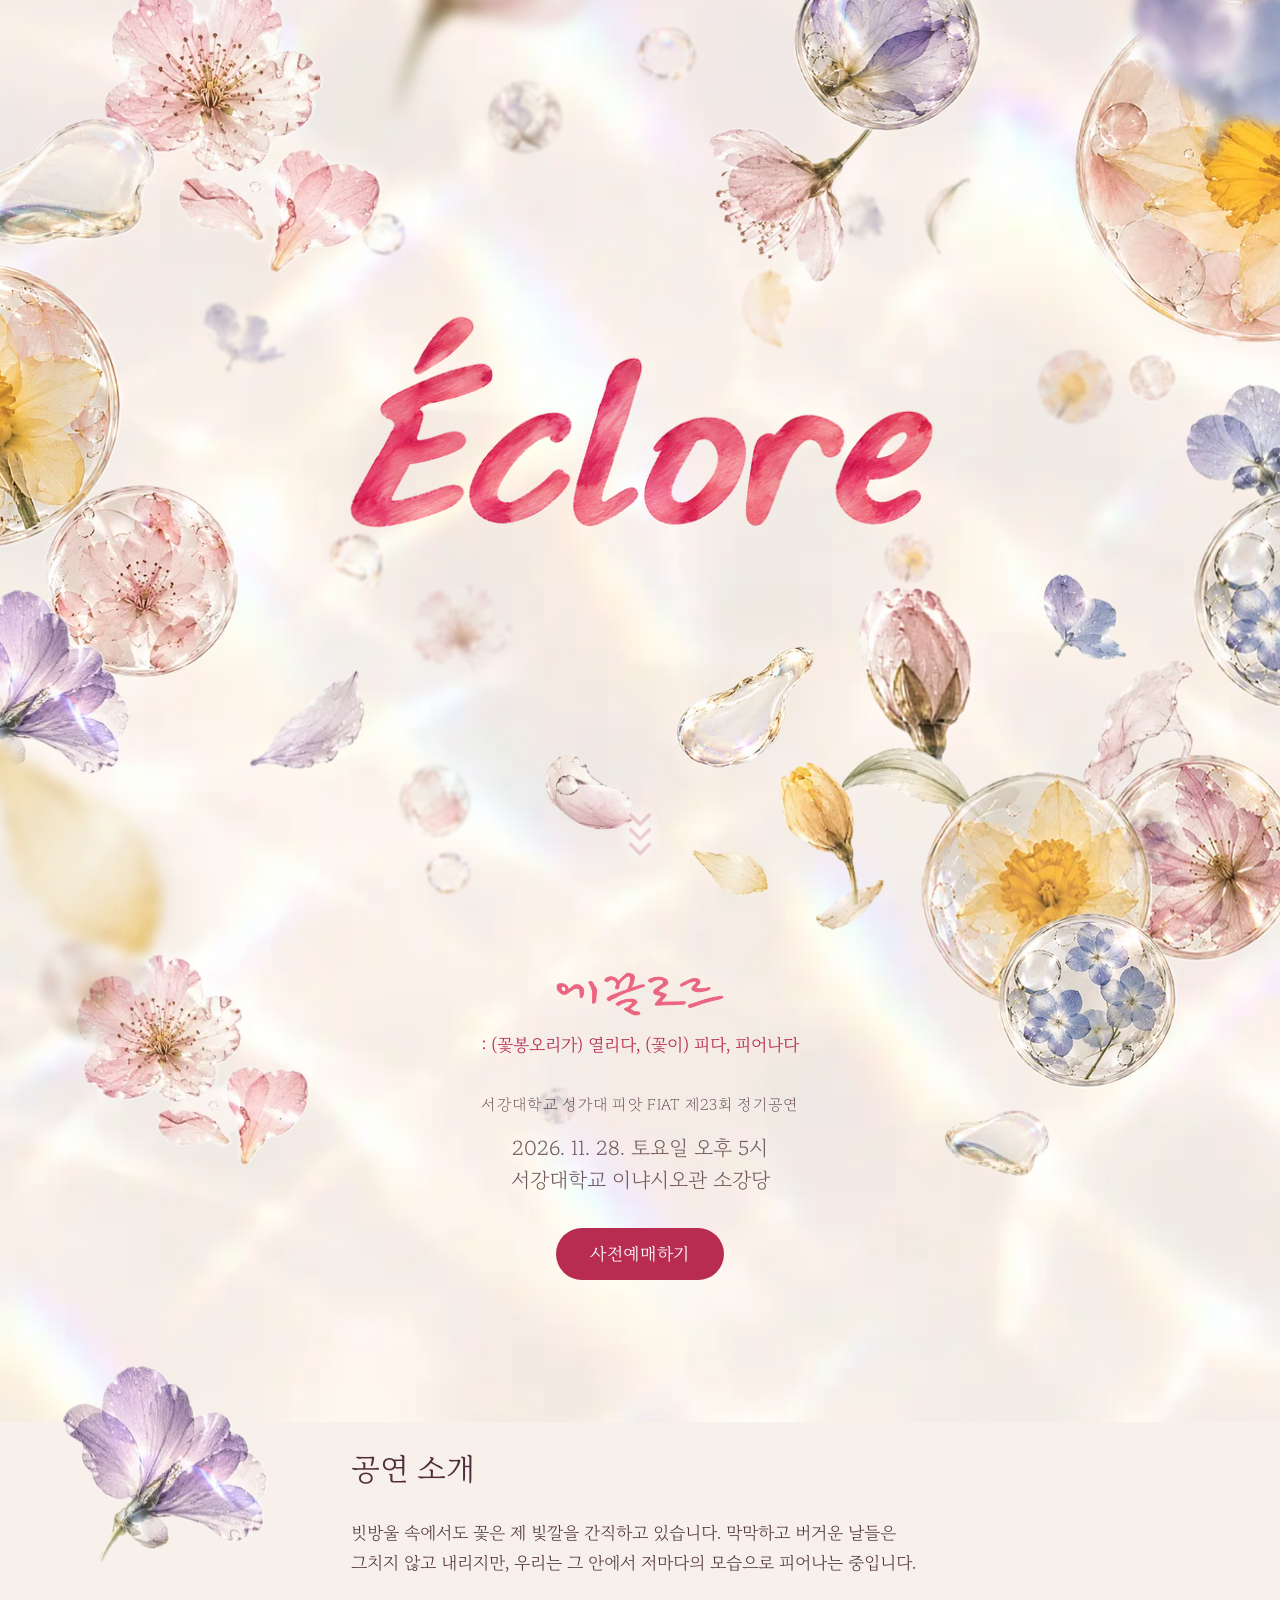
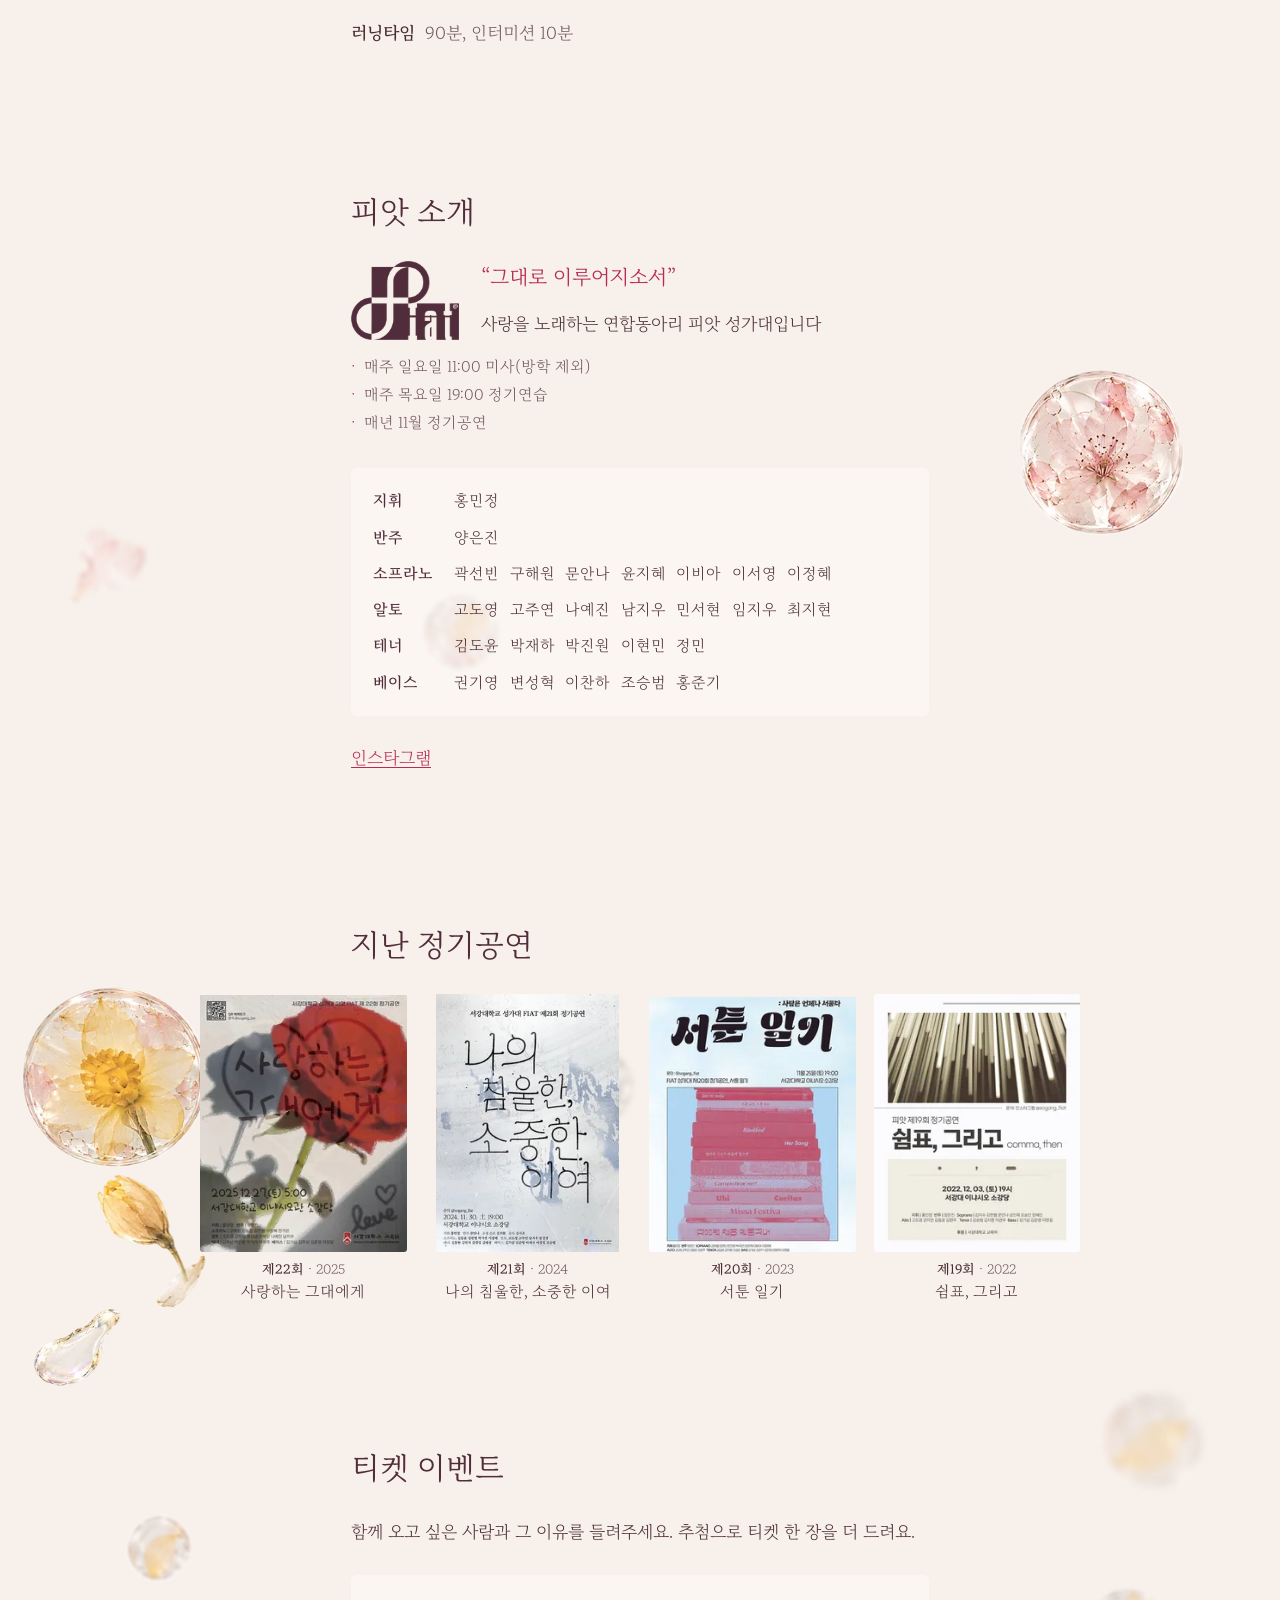
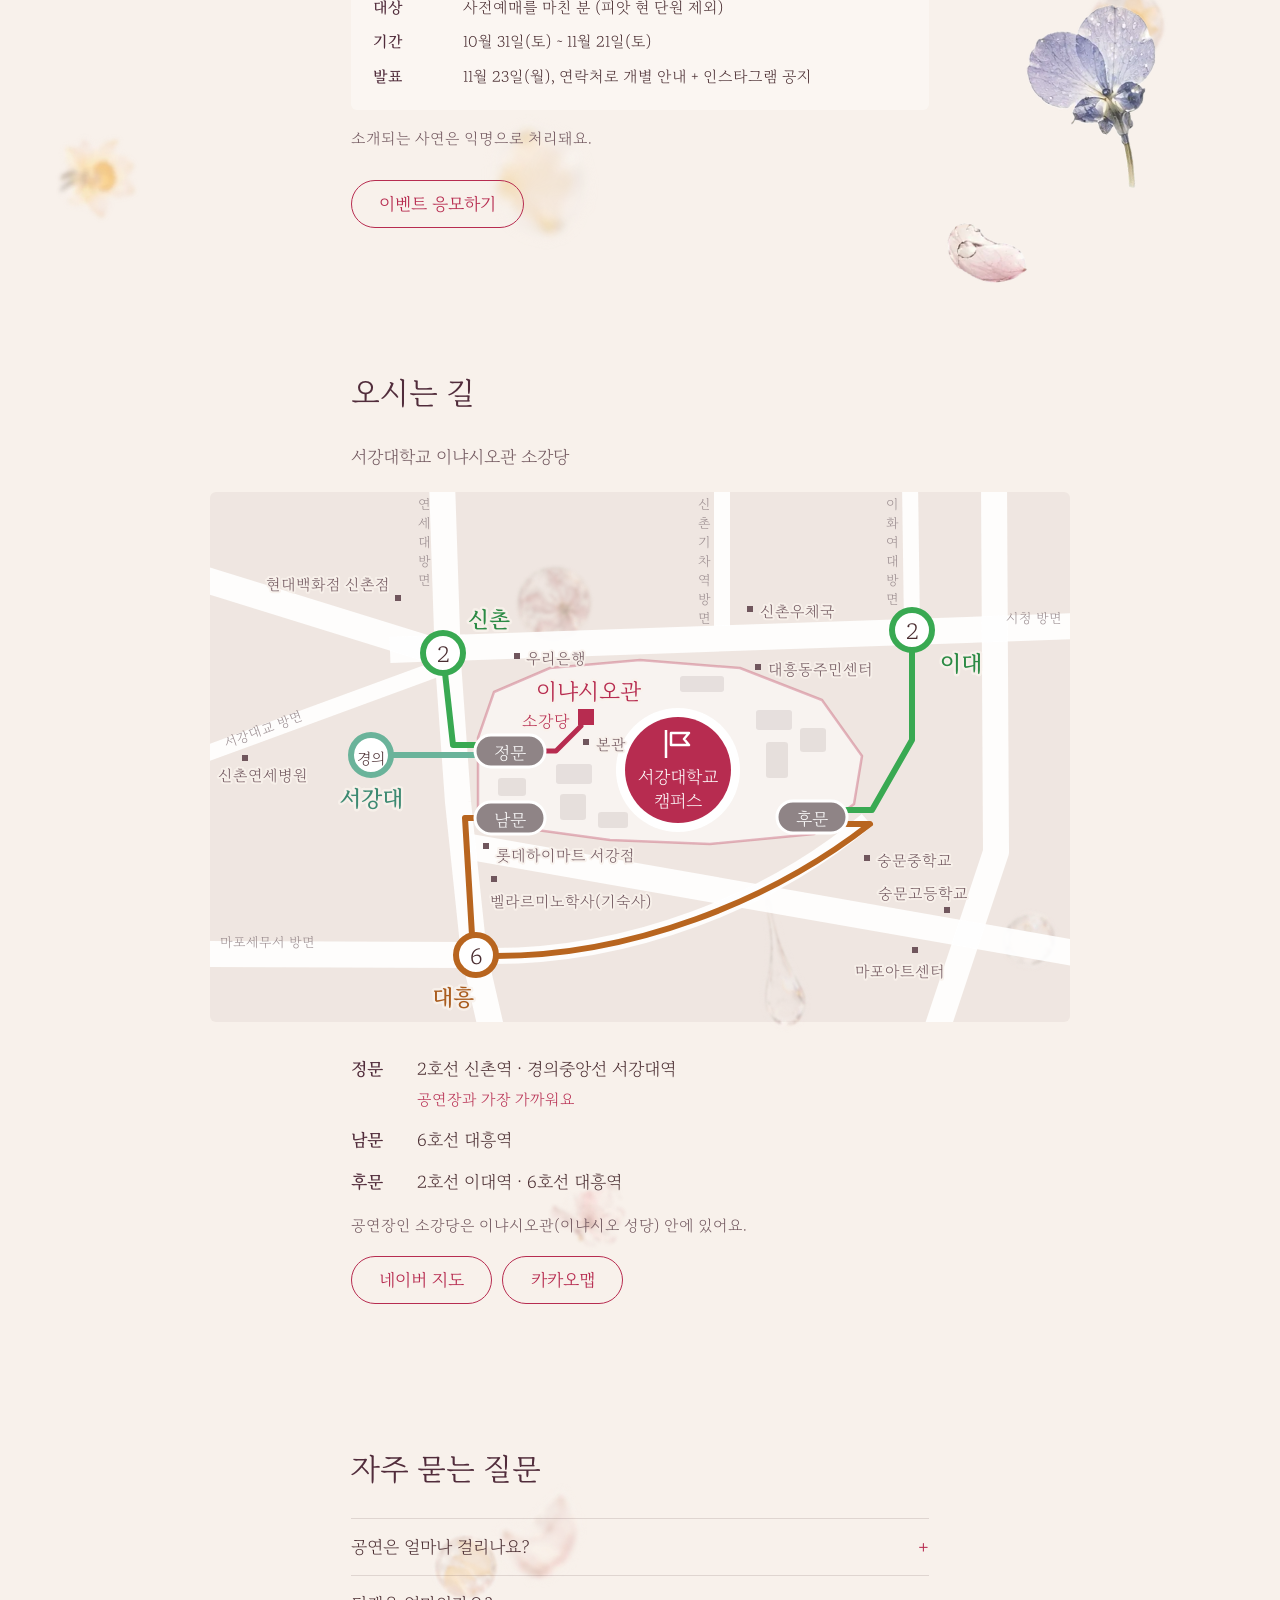
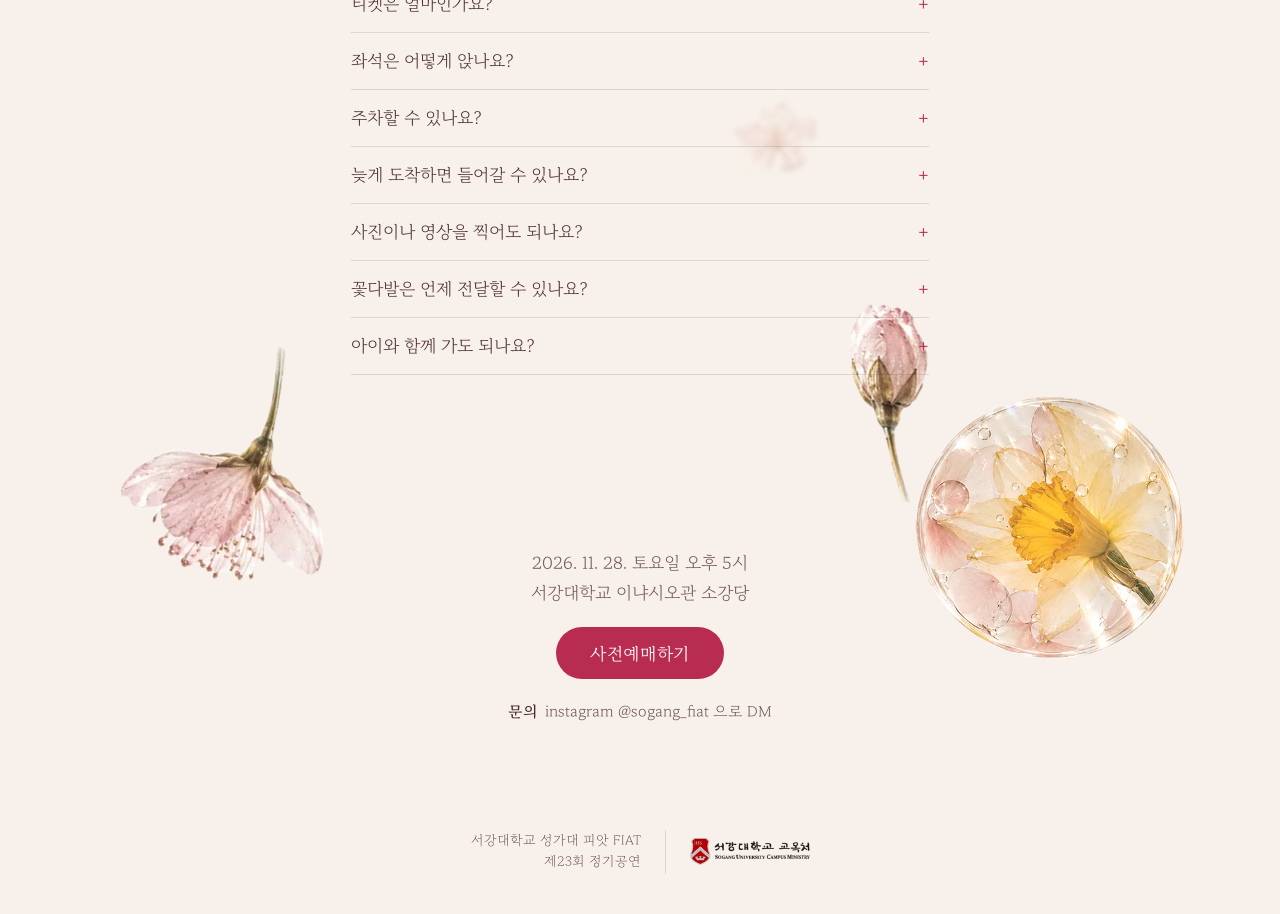
<file: index.html>
<!doctype html>
<html lang="ko" data-editor>
<head>
<meta charset="utf-8">
<meta name="viewport" content="width=device-width, initial-scale=1, viewport-fit=cover">
<title>Éclore</title>
<meta name="description" content="서강대학교 성가대 피앗 제23회 정기공연">
<meta name="theme-color" content="#F8F1EB">
<meta property="og:type" content="website">
<meta property="og:site_name" content="서강대학교 성가대 피앗 FIAT">
<meta property="og:locale" content="ko_KR">
<meta property="og:title" content="Éclore">
<meta property="og:description" content="서강대학교 성가대 피앗 제23회 정기공연">
<meta property="og:image" content="https://hzg119.github.io/eclore-preview/og.4e71df04.jpg">
<meta property="og:image:type" content="image/jpeg">
<meta property="og:image:width" content="1200">
<meta property="og:image:height" content="630">
<meta property="og:image:alt" content="꽃과 물방울에 둘러싸인 수채화 제목 Éclore">
<meta name="twitter:card" content="summary_large_image">
<link rel="icon" href="./favicon.ico" sizes="16x16 32x32 48x48">
<link rel="icon" type="image/png" href="./icon-192.png" sizes="192x192">
<link rel="apple-touch-icon" href="./apple-touch-icon.png">
<meta name="robots" content="noindex, nofollow">
<script>
/* 인트로 대기: 첫 페인트 전에 첫 화면을 숨겨 둔다. reduced-motion·hash(와 개발용 ?edit·?nointro)면 들어가지 않는다.
   새로고침·뒤로가기는 일단 대기 → intro.js가 스크롤 복원 뒤 위치를 보고 재생/즉시 완료를 정한다. */
(function () {
  if (matchMedia('(prefers-reduced-motion: reduce)').matches || location.hash || /[?&](edit|nointro)\b/.test(location.search)) return;
  document.documentElement.classList.add('intro-wait');
})();
</script>
<link rel="stylesheet" href="./css/site.css?v=99b61489">
<script type="module" src="./js/main.js?v=11523ba1"></script>
</head>
<body class="mode-full">
<div class="bg" aria-hidden="true" data-speed="0.1"><img src="./img/bg-640.webp" srcset="./img/bg-640.webp 640w, ./img/bg-1000.webp 1000w" sizes="50vw" width="2400" height="3473" alt=""></div>
<div class="page">
<header class="hero" id="top">
  <div class="scene" data-anchor="hero" data-spread-vertical="0.5" aria-hidden="true"><picture class="obj" data-id="far-drop" data-layer="far" data-speed="0.5" data-spread="0.15" data-grow="0.045" data-pf="1.106" style="--z:1;--o:0.6;--mx:46;--my:15;--mw:13.269;--mr:0;--dx:52;--dy:6;--dw:5.529;--dr:0"><source media="(min-aspect-ratio: 4/5)" srcset="./img/o/drop-003-b2-120.webp 132w" sizes="min(5.529vw, 8.846vh)"><img src="./img/o/drop-003-b2-120.webp" srcset="./img/o/drop-003-b2-120.webp 132w" sizes="13.269vw" width="251" height="230" alt=""></picture><picture class="obj" data-id="far-blossom" data-layer="far" data-speed="0.5" data-spread="0.15" data-grow="0.045" data-pf="1.103" style="--z:1;--o:0.6;--mx:36;--my:60;--mw:19.849;--mr:-10;--dx:36;--dy:70;--dw:8.822;--dr:-10"><source media="(min-aspect-ratio: 4/5)" srcset="./img/o/flower-005-b2-120.webp 132w" sizes="min(8.822vw, 14.115vh)"><img src="./img/o/flower-005-b2-120.webp" srcset="./img/o/flower-005-b2-120.webp 132w" sizes="19.849vw" width="365" height="325" alt=""></picture><picture class="obj" data-id="far-blue" data-layer="far" data-speed="0.5" data-spread="0.15" data-grow="0.045" data-pf="1.13" style="--z:1;--o:0.55;--mx:26;--my:33;--mw:16.948;--mr:10;--dx:67;--dy:24;--dw:5.649;--dr:10"><source media="(min-aspect-ratio: 4/5)" srcset="./img/o/mixed-006-b2.5-120.webp 136w" sizes="min(5.649vw, 9.039vh)"><img src="./img/o/mixed-006-b2.5-120.webp" srcset="./img/o/mixed-006-b2.5-120.webp 136w" sizes="16.948vw" width="174" height="149" alt=""></picture><picture class="obj" data-id="far-bubble" data-layer="far" data-speed="0.5" data-spread="0.15" data-grow="0.045" data-pf="1.11" style="--z:1;--o:0.6;--mx:66;--my:93;--mw:9.986;--mr:0;--dx:90;--dy:42;--dw:4.438;--dr:0"><source media="(min-aspect-ratio: 4/5)" srcset="./img/o/daffodil-015-b2-120.webp 132w" sizes="min(4.438vw, 7.101vh)"><img src="./img/o/daffodil-015-b2-120.webp" srcset="./img/o/daffodil-015-b2-120.webp 132w" sizes="9.986vw" width="162" height="161" alt=""></picture><picture class="obj" data-id="far-top-bubble" data-layer="far" data-speed="0.5" data-spread="0.15" data-grow="0.045" data-pf="1.105" style="--z:1;--o:0.6;--mx:12;--my:3;--mw:14.364;--mr:0;--dx:41;--dy:13;--dw:6.63;--dr:0"><source media="(min-aspect-ratio: 4/5)" srcset="./img/o/bubble-005-b2-120.webp 132w" sizes="min(6.63vw, 10.608vh)"><img src="./img/o/bubble-005-b2-120.webp" srcset="./img/o/bubble-005-b2-120.webp 132w" sizes="14.364vw" width="379" height="373" alt=""></picture><picture class="obj obj--d-only" data-id="far-left-blue" data-layer="far" data-speed="0.5" data-spread="0.15" data-grow="0.045" data-pf="1.11" style="--z:1;--o:0.55;--mx:0;--my:0;--mw:0;--mr:0;--dx:19;--dy:37;--dw:6.663;--dr:-15"><source media="(min-aspect-ratio: 4/5)" srcset="./img/o/flower-013-b2-120.webp 132w" sizes="min(6.663vw, 10.661vh)"><img src="[data-uri]" width="201" height="202" alt=""></picture><picture class="obj" data-id="far-right-daffodil" data-layer="far" data-speed="0.5" data-spread="0.15" data-grow="0.045" data-pf="1.103" style="--z:1;--o:0.55;--mx:84;--my:52;--mw:14.338;--mr:0;--dx:84;--dy:43;--dw:6.617;--dr:0"><source media="(min-aspect-ratio: 4/5)" srcset="./img/o/daffodil-001-b2-120.webp 132w" sizes="min(6.617vw, 10.588vh)"><img src="./img/o/daffodil-001-b2-120.webp" srcset="./img/o/daffodil-001-b2-120.webp 132w" sizes="14.338vw" width="493" height="489" alt=""></picture><picture class="obj" data-id="far-bottom-bubble" data-layer="far" data-speed="0.5" data-spread="0.15" data-grow="0.045" data-pf="1.105" style="--z:1;--o:0.55;--mx:24;--my:81;--mw:13.263;--mr:0;--dx:34;--dy:89;--dw:6.632;--dr:0"><source media="(min-aspect-ratio: 4/5)" srcset="./img/o/mixed-001-b2-120.webp 132w" sizes="min(6.632vw, 10.611vh)"><img src="./img/o/mixed-001-b2-120.webp" srcset="./img/o/mixed-001-b2-120.webp 132w" sizes="13.263vw" width="231" height="233" alt=""></picture><picture class="obj" data-id="far-yellow-petal" data-layer="far" data-speed="0.5" data-spread="0.15" data-grow="0.045" data-pf="1.103" style="--z:1;--o:0.55;--mx:78;--my:31;--mw:13.231;--mr:20;--dx:60;--dy:34;--dw:5.513;--dr:20"><source media="(min-aspect-ratio: 4/5)" srcset="./img/o/mixed-010-b2-117.webp 129w" sizes="min(5.513vw, 8.821vh)"><img src="./img/o/mixed-010-b2-117.webp" srcset="./img/o/mixed-010-b2-117.webp 129w" sizes="13.231vw" width="129" height="159" alt=""></picture><picture class="obj" data-id="far-hero-1" data-layer="far" data-speed="0.5" data-spread="0.15" data-grow="0.045" data-pf="1.114" style="--z:1;--o:0.65;--mx:55;--my:33;--mw:11.143;--mr:10;--dx:30;--dy:26;--dw:4.457;--dr:10"><source media="(min-aspect-ratio: 4/5)" srcset="./img/o/drop-073-b2-105.webp 117w" sizes="min(4.457vw, 7.131vh)"><img src="./img/o/drop-073-b2-105.webp" srcset="./img/o/drop-073-b2-105.webp 117w" sizes="11.143vw" width="117" height="115" alt=""></picture><picture class="obj" data-id="far-hero-2" data-layer="far" data-speed="0.5" data-spread="0.15" data-grow="0.045" data-pf="1.102" style="--z:1;--o:0.48;--mx:63;--my:57;--mw:12.122;--mr:-15;--dx:71;--dy:62;--dw:4.408;--dr:-15"><source media="(min-aspect-ratio: 4/5)" srcset="./img/o/mixed-022-b2-120.webp 132w" sizes="min(4.408vw, 7.053vh)"><img src="./img/o/mixed-022-b2-120.webp" srcset="./img/o/mixed-022-b2-120.webp 132w" sizes="12.122vw" width="432" height="427" alt=""></picture><picture class="obj" data-id="far-hero-3" data-layer="far" data-speed="0.5" data-spread="0.15" data-grow="0.045" data-pf="1.111" style="--z:1;--o:0.53;--mx:8;--my:30;--mw:10;--mr:20;--dx:28;--dy:62;--dw:5.556;--dr:20"><source media="(min-aspect-ratio: 4/5)" srcset="./img/o/drop-020-b2-120.webp 132w" sizes="min(5.556vw, 8.889vh)"><img src="./img/o/drop-020-b2-120.webp" srcset="./img/o/drop-020-b2-120.webp 132w" sizes="10vw" width="180" height="156" alt=""></picture><picture class="obj" data-id="far-hero-4" data-layer="far" data-speed="0.5" data-spread="0.15" data-grow="0.045" data-pf="1.109" style="--z:1;--o:0.6;--mx:88;--my:72;--mw:11.091;--mr:0;--dx:74;--dy:24;--dw:4.436;--dr:0"><source media="(min-aspect-ratio: 4/5)" srcset="./img/o/mixed-031-b2-120.webp 132w" sizes="min(4.436vw, 7.098vh)"><img src="./img/o/mixed-031-b2-120.webp" srcset="./img/o/mixed-031-b2-120.webp 132w" sizes="11.091vw" width="183" height="277" alt=""></picture><picture class="obj" data-id="bubble-magenta-flower" data-layer="mid" data-speed="0.7" data-spread="0.3" data-grow="0.09" style="--z:3;--o:1;--mx:90;--my:86;--mw:30;--mr:0;--dx:93.6;--dy:95.3;--dw:15.8;--dr:0"><source media="(min-aspect-ratio: 4/5)" srcset="./img/o/bubble-magenta-flower-120.webp 120w, ./img/o/bubble-magenta-flower-240.webp 240w, ./img/o/bubble-magenta-flower-480.webp 480w, ./img/o/bubble-magenta-flower-720.webp 720w" sizes="min(15.8vw, 25.28vh)"><img src="./img/o/bubble-magenta-flower-120.webp" srcset="./img/o/bubble-magenta-flower-120.webp 120w, ./img/o/bubble-magenta-flower-240.webp 240w, ./img/o/bubble-magenta-flower-480.webp 480w, ./img/o/bubble-magenta-flower-720.webp 720w" sizes="30vw" width="1379" height="1403" alt=""></picture><picture class="obj" data-id="blossom-pink-stem" data-layer="mid" data-speed="0.7" data-spread="0.3" data-grow="0.09" style="--z:4;--o:1;--mx:59;--my:25;--mw:30;--mr:0;--dx:62.5;--dy:21.3;--dw:14.4;--dr:0"><source media="(min-aspect-ratio: 4/5)" srcset="./img/o/blossom-pink-stem-120.webp 120w, ./img/o/blossom-pink-stem-240.webp 240w, ./img/o/blossom-pink-stem-480.webp 480w, ./img/o/blossom-pink-stem-720.webp 720w" sizes="min(14.4vw, 23.04vh)"><img src="./img/o/blossom-pink-stem-120.webp" srcset="./img/o/blossom-pink-stem-120.webp 120w, ./img/o/blossom-pink-stem-240.webp 240w, ./img/o/blossom-pink-stem-480.webp 480w, ./img/o/blossom-pink-stem-720.webp 720w" sizes="30vw" width="1250" height="1251" alt=""></picture><picture class="obj" data-id="bud-pink" data-layer="mid" data-speed="0.7" data-spread="0.3" data-grow="0.09" style="--z:5;--o:1;--mx:71;--my:70;--mw:22;--mr:0;--dx:71.9;--dy:80.2;--dw:9.8;--dr:0"><source media="(min-aspect-ratio: 4/5)" srcset="./img/o/bud-pink-120.webp 120w, ./img/o/bud-pink-240.webp 240w, ./img/o/bud-pink-480.webp 480w" sizes="min(9.8vw, 15.68vh)"><img src="./img/o/bud-pink-120.webp" srcset="./img/o/bud-pink-120.webp 120w, ./img/o/bud-pink-240.webp 240w, ./img/o/bud-pink-480.webp 480w" sizes="22vw" width="735" height="1600" alt=""></picture><picture class="obj" data-id="bubble-pink-blossom" data-layer="mid" data-speed="0.7" data-spread="0.3" data-grow="0.09" style="--z:6;--o:1;--mx:10;--my:63;--mw:32;--mr:0;--dx:11;--dy:64.5;--dw:15.3;--dr:0"><source media="(min-aspect-ratio: 4/5)" srcset="./img/o/bubble-pink-blossom-120.webp 120w, ./img/o/bubble-pink-blossom-240.webp 240w, ./img/o/bubble-pink-blossom-480.webp 480w, ./img/o/bubble-pink-blossom-720.webp 720w" sizes="min(15.3vw, 24.48vh)"><img src="./img/o/bubble-pink-blossom-120.webp" srcset="./img/o/bubble-pink-blossom-120.webp 120w, ./img/o/bubble-pink-blossom-240.webp 240w, ./img/o/bubble-pink-blossom-480.webp 480w, ./img/o/bubble-pink-blossom-720.webp 720w" sizes="32vw" width="1329" height="1321" alt=""></picture><picture class="obj obj--d-only" data-id="leaf" data-layer="mid" data-speed="0.7" data-spread="0.3" data-grow="0.09" style="--z:7;--o:1;--mx:0;--my:0;--mw:0;--mr:0;--dx:71;--dy:88;--dw:13.2;--dr:0"><source media="(min-aspect-ratio: 4/5)" srcset="./img/o/leaf-120.webp 120w, ./img/o/leaf-240.webp 240w, ./img/o/leaf-480.webp 480w, ./img/o/leaf-720.webp 720w" sizes="min(13.2vw, 21.12vh)"><img src="[data-uri]" width="1149" height="617" alt=""></picture><picture class="obj" data-id="flower-blue-stem" data-layer="mid" data-speed="0.7" data-spread="0.3" data-grow="0.09" style="--z:8;--o:1;--mx:102;--my:55;--mw:15.8;--mr:0;--dx:97;--dy:51.2;--dw:8.7;--dr:0"><source media="(min-aspect-ratio: 4/5)" srcset="./img/o/flower-blue-stem-120.webp 120w, ./img/o/flower-blue-stem-240.webp 240w, ./img/o/flower-blue-stem-480.webp 480w" sizes="min(8.7vw, 13.92vh)"><img src="./img/o/flower-blue-stem-120.webp" srcset="./img/o/flower-blue-stem-120.webp 120w, ./img/o/flower-blue-stem-240.webp 240w, ./img/o/flower-blue-stem-480.webp 480w" sizes="15.8vw" width="759" height="1051" alt=""></picture><picture class="obj" data-id="bubble-blue-flowers" data-layer="mid" data-speed="0.7" data-spread="0.3" data-grow="0.09" style="--z:9;--o:1;--mx:104.4;--my:64.2;--mw:32.8;--mr:0;--dx:102.3;--dy:66.4;--dw:18;--dr:0"><source media="(min-aspect-ratio: 4/5)" srcset="./img/o/bubble-blue-flowers-120.webp 120w, ./img/o/bubble-blue-flowers-240.webp 240w, ./img/o/bubble-blue-flowers-480.webp 480w, ./img/o/bubble-blue-flowers-720.webp 720w" sizes="min(18vw, 28.8vh)"><img src="./img/o/bubble-blue-flowers-120.webp" srcset="./img/o/bubble-blue-flowers-120.webp 120w, ./img/o/bubble-blue-flowers-240.webp 240w, ./img/o/bubble-blue-flowers-480.webp 480w, ./img/o/bubble-blue-flowers-720.webp 720w" sizes="32.8vw" width="1570" height="1547" alt=""></picture><picture class="obj" data-id="bubble-daffodil-left" data-layer="mid" data-speed="0.7" data-spread="0.3" data-grow="0.09" style="--z:10;--o:1;--mx:-9;--my:46.7;--mw:39.1;--mr:0;--dx:-2;--dy:45;--dw:24;--dr:0"><source media="(min-aspect-ratio: 4/5)" srcset="./img/o/bubble-daffodil-left-120.webp 120w, ./img/o/bubble-daffodil-left-240.webp 240w, ./img/o/bubble-daffodil-left-480.webp 480w, ./img/o/bubble-daffodil-left-720.webp 720w, ./img/o/bubble-daffodil-left-960.webp 960w" sizes="min(24vw, 38.4vh)"><img src="./img/o/bubble-daffodil-left-120.webp" srcset="./img/o/bubble-daffodil-left-120.webp 120w, ./img/o/bubble-daffodil-left-240.webp 240w, ./img/o/bubble-daffodil-left-480.webp 480w, ./img/o/bubble-daffodil-left-720.webp 720w, ./img/o/bubble-daffodil-left-960.webp 960w" sizes="39.1vw" width="1600" height="1558" alt=""></picture><picture class="obj" data-id="bubble-purple-petal" data-layer="mid" data-speed="0.7" data-spread="0.3" data-grow="0.09" style="--z:11;--o:1;--mx:66;--my:8;--mw:30;--mr:0;--dx:69.3;--dy:4.4;--dw:14.5;--dr:0"><source media="(min-aspect-ratio: 4/5)" srcset="./img/o/bubble-purple-petal-120.webp 120w, ./img/o/bubble-purple-petal-240.webp 240w, ./img/o/bubble-purple-petal-480.webp 480w, ./img/o/bubble-purple-petal-720.webp 720w" sizes="min(14.5vw, 23.2vh)"><img src="./img/o/bubble-purple-petal-120.webp" srcset="./img/o/bubble-purple-petal-120.webp 120w, ./img/o/bubble-purple-petal-240.webp 240w, ./img/o/bubble-purple-petal-480.webp 480w, ./img/o/bubble-purple-petal-720.webp 720w" sizes="30vw" width="1259" height="1246" alt=""></picture><picture class="obj" data-id="bubble-daffodil-topright" data-layer="mid" data-speed="0.7" data-spread="0.3" data-grow="0.09" style="--z:12;--o:1;--mx:100;--my:22;--mw:51.4;--mr:0;--dx:98.1;--dy:18.6;--dw:28.3;--dr:0"><source media="(min-aspect-ratio: 4/5)" srcset="./img/o/bubble-daffodil-topright-120.webp 120w, ./img/o/bubble-daffodil-topright-240.webp 240w, ./img/o/bubble-daffodil-topright-480.webp 480w, ./img/o/bubble-daffodil-topright-720.webp 720w, ./img/o/bubble-daffodil-topright-960.webp 960w, ./img/o/bubble-daffodil-topright-1280.webp 1280w" sizes="min(28.3vw, 45.28vh)"><img src="./img/o/bubble-daffodil-topright-120.webp" srcset="./img/o/bubble-daffodil-topright-120.webp 120w, ./img/o/bubble-daffodil-topright-240.webp 240w, ./img/o/bubble-daffodil-topright-480.webp 480w, ./img/o/bubble-daffodil-topright-720.webp 720w, ./img/o/bubble-daffodil-topright-960.webp 960w, ./img/o/bubble-daffodil-topright-1280.webp 1280w" sizes="51.4vw" width="1600" height="1559" alt=""></picture><picture class="obj" data-id="bubble-daffodil-bottom" data-layer="mid" data-speed="0.7" data-spread="0.3" data-grow="0.09" style="--z:13;--o:0.878;--mx:29;--my:86;--mw:36;--mr:0;--dx:81;--dy:99;--dw:18;--dr:0"><source media="(min-aspect-ratio: 4/5)" srcset="./img/o/bubble-daffodil-bottom-120.webp 120w, ./img/o/bubble-daffodil-bottom-240.webp 240w, ./img/o/bubble-daffodil-bottom-480.webp 480w, ./img/o/bubble-daffodil-bottom-720.webp 720w" sizes="min(18vw, 28.8vh)"><img src="./img/o/bubble-daffodil-bottom-120.webp" srcset="./img/o/bubble-daffodil-bottom-120.webp 120w, ./img/o/bubble-daffodil-bottom-240.webp 240w, ./img/o/bubble-daffodil-bottom-480.webp 480w, ./img/o/bubble-daffodil-bottom-720.webp 720w" sizes="36vw" width="1548" height="1600" alt=""></picture><picture class="obj" data-id="flower-purple" data-layer="mid" data-speed="0.7" data-spread="0.3" data-grow="0.09" style="--z:14;--o:1;--mx:4;--my:76;--mw:30;--mr:0;--dx:2.8;--dy:75.8;--dw:14.5;--dr:0"><source media="(min-aspect-ratio: 4/5)" srcset="./img/o/flower-purple-120.webp 120w, ./img/o/flower-purple-240.webp 240w, ./img/o/flower-purple-480.webp 480w, ./img/o/flower-purple-720.webp 720w" sizes="min(14.5vw, 23.2vh)"><img src="./img/o/flower-purple-120.webp" srcset="./img/o/flower-purple-120.webp 120w, ./img/o/flower-purple-240.webp 240w, ./img/o/flower-purple-480.webp 480w, ./img/o/flower-purple-720.webp 720w" sizes="30vw" width="1265" height="1251" alt=""></picture><picture class="obj" data-id="blossom-pink-topleft" data-layer="mid" data-speed="0.7" data-spread="0.3" data-grow="0.09" style="--z:15;--o:1;--mx:18;--my:17;--mw:42;--mr:0;--dx:19;--dy:14;--dw:22;--dr:0"><source media="(min-aspect-ratio: 4/5)" srcset="./img/o/blossom-pink-topleft-120.webp 120w, ./img/o/blossom-pink-topleft-240.webp 240w, ./img/o/blossom-pink-topleft-480.webp 480w, ./img/o/blossom-pink-topleft-720.webp 720w, ./img/o/blossom-pink-topleft-960.webp 960w" sizes="min(22vw, 35.2vh)"><img src="./img/o/blossom-pink-topleft-120.webp" srcset="./img/o/blossom-pink-topleft-120.webp 120w, ./img/o/blossom-pink-topleft-240.webp 240w, ./img/o/blossom-pink-topleft-480.webp 480w, ./img/o/blossom-pink-topleft-720.webp 720w, ./img/o/blossom-pink-topleft-960.webp 960w" sizes="42vw" width="1530" height="1600" alt=""></picture><picture class="obj" data-id="petals-blue" data-layer="mid" data-speed="0.7" data-spread="0.3" data-grow="0.09" style="--z:16;--o:1;--mx:92;--my:33;--mw:16;--mr:-10;--dx:84.8;--dy:68.6;--dw:6.5;--dr:0"><source media="(min-aspect-ratio: 4/5)" srcset="./img/o/petals-blue-120.webp 120w, ./img/o/petals-blue-240.webp 240w, ./img/o/petals-blue-480.webp 480w" sizes="min(6.5vw, 10.4vh)"><img src="./img/o/petals-blue-120.webp" srcset="./img/o/petals-blue-120.webp 120w, ./img/o/petals-blue-240.webp 240w, ./img/o/petals-blue-480.webp 480w" sizes="16vw" width="570" height="595" alt=""></picture><picture class="obj obj--d-only" data-id="petal-yellow" data-layer="mid" data-speed="0.7" data-spread="0.3" data-grow="0.09" style="--z:17;--o:1;--mx:0;--my:0;--mw:0;--mr:0;--dx:57;--dy:97;--dw:6;--dr:0"><source media="(min-aspect-ratio: 4/5)" srcset="./img/o/petal-yellow-120.webp 120w, ./img/o/petal-yellow-240.webp 240w" sizes="min(6vw, 9.6vh)"><img src="[data-uri]" width="703" height="443" alt=""></picture><picture class="obj obj--d-only" data-id="bud-yellow" data-layer="mid" data-speed="0.7" data-spread="0.3" data-grow="0.09" style="--z:18;--o:1;--mx:0;--my:0;--mw:0;--mr:0;--dx:65;--dy:94;--dw:8.2;--dr:0"><source media="(min-aspect-ratio: 4/5)" srcset="./img/o/bud-yellow-clean-120.webp 120w, ./img/o/bud-yellow-clean-240.webp 240w, ./img/o/bud-yellow-clean-480.webp 480w" sizes="min(8.2vw, 13.12vh)"><img src="[data-uri]" width="805" height="1297" alt=""></picture><picture class="obj" data-id="drop-blob-a" data-layer="mid" data-speed="0.7" data-spread="0.3" data-grow="0.09" style="--z:19;--o:1;--mx:3;--my:23;--mw:26.8;--mr:0;--dx:4.9;--dy:20.2;--dw:14.8;--dr:0"><source media="(min-aspect-ratio: 4/5)" srcset="./img/o/drop-blob-a-120.webp 120w, ./img/o/drop-blob-a-240.webp 240w, ./img/o/drop-blob-a-480.webp 480w, ./img/o/drop-blob-a-720.webp 720w" sizes="min(14.8vw, 23.68vh)"><img src="./img/o/drop-blob-a-120.webp" srcset="./img/o/drop-blob-a-120.webp 120w, ./img/o/drop-blob-a-240.webp 240w, ./img/o/drop-blob-a-480.webp 480w, ./img/o/drop-blob-a-720.webp 720w" sizes="26.8vw" width="1285" height="863" alt=""></picture><picture class="obj" data-id="petal-lavender" data-layer="mid" data-speed="0.7" data-spread="0.3" data-grow="0.09" style="--z:20;--o:1;--mx:36;--my:4;--mw:22;--mr:-20;--dx:24;--dy:80;--dw:9;--dr:0"><source media="(min-aspect-ratio: 4/5)" srcset="./img/o/petal-lavender-120.webp 120w, ./img/o/petal-lavender-240.webp 240w, ./img/o/petal-lavender-480.webp 480w" sizes="min(9vw, 14.4vh)"><img src="./img/o/petal-lavender-120.webp" srcset="./img/o/petal-lavender-120.webp 120w, ./img/o/petal-lavender-240.webp 240w, ./img/o/petal-lavender-480.webp 480w" sizes="22vw" width="556" height="479" alt=""></picture><picture class="obj obj--d-only" data-id="petal-pink-sheer" data-layer="mid" data-speed="0.7" data-spread="0.3" data-grow="0.09" style="--z:21;--o:1;--mx:0;--my:0;--mw:0;--mr:0;--dx:88.9;--dy:81.1;--dw:8.5;--dr:0"><source media="(min-aspect-ratio: 4/5)" srcset="./img/o/petal-pink-sheer-120.webp 120w, ./img/o/petal-pink-sheer-240.webp 240w, ./img/o/petal-pink-sheer-480.webp 480w" sizes="min(8.5vw, 13.6vh)"><img src="[data-uri]" width="741" height="959" alt=""></picture><picture class="obj" data-id="petal-pink-drop" data-layer="mid" data-speed="0.7" data-spread="0.3" data-grow="0.09" style="--z:22;--o:1;--mx:17;--my:91;--mw:14;--mr:0;--dx:46;--dy:88;--dw:7;--dr:0"><source media="(min-aspect-ratio: 4/5)" srcset="./img/o/petal-pink-drop-120.webp 120w, ./img/o/petal-pink-drop-240.webp 240w, ./img/o/petal-pink-drop-480.webp 480w" sizes="min(7vw, 11.2vh)"><img src="./img/o/petal-pink-drop-120.webp" srcset="./img/o/petal-pink-drop-120.webp 120w, ./img/o/petal-pink-drop-240.webp 240w, ./img/o/petal-pink-drop-480.webp 480w" sizes="14vw" width="539" height="471" alt=""></picture><picture class="obj" data-id="drop-blob-b" data-layer="mid" data-speed="0.7" data-spread="0.3" data-grow="0.09" style="--z:23;--o:1;--mx:50;--my:72;--mw:22;--mr:0;--dx:58.2;--dy:78.6;--dw:11.1;--dr:0"><source media="(min-aspect-ratio: 4/5)" srcset="./img/o/drop-blob-b-120.webp 120w, ./img/o/drop-blob-b-240.webp 240w, ./img/o/drop-blob-b-480.webp 480w" sizes="min(11.1vw, 17.76vh)"><img src="./img/o/drop-blob-b-120.webp" srcset="./img/o/drop-blob-b-120.webp 120w, ./img/o/drop-blob-b-240.webp 240w, ./img/o/drop-blob-b-480.webp 480w" sizes="22vw" width="969" height="840" alt=""></picture></div><div class="scene scene--near" data-anchor="hero" data-spread-vertical="0.5" aria-hidden="true"><picture class="obj" data-id="near-petal-yellow" data-layer="near" data-speed="1.4" data-spread="0.4" data-grow="0.12" data-pf="1.125" style="--z:50;--o:1;--mx:2;--my:3;--mw:49.508;--mr:155;--dx:5;--dy:95;--dw:21.378;--dr:28"><source media="(min-aspect-ratio: 4/5)" srcset="./img/o/petal-yellow-b2.5-120.webp 136w, ./img/o/petal-yellow-b2.5-240.webp 270w, ./img/o/petal-yellow-b2.5-480.webp 540w" sizes="min(21.378vw, 34.205vh)"><img src="./img/o/petal-yellow-b2.5-120.webp" srcset="./img/o/petal-yellow-b2.5-120.webp 136w, ./img/o/petal-yellow-b2.5-240.webp 270w, ./img/o/petal-yellow-b2.5-480.webp 540w" sizes="49.508vw" width="791" height="531" alt=""></picture><picture class="obj obj--d-only" data-id="near-petals-blue" data-layer="near" data-speed="1.4" data-spread="0.4" data-grow="0.12" data-pf="1.126" style="--z:51;--o:1;--mx:0;--my:0;--mw:0;--mr:0;--dx:97;--dy:5;--dw:16.895;--dr:-20"><source media="(min-aspect-ratio: 4/5)" srcset="./img/o/petals-blue-b2.5-120.webp 136w, ./img/o/petals-blue-b2.5-240.webp 270w" sizes="min(16.895vw, 27.032vh)"><img src="[data-uri]" width="642" height="667" alt=""></picture><picture class="obj obj--d-only" data-id="near-blossom-top" data-layer="near" data-speed="1.4" data-spread="0.4" data-grow="0.12" data-pf="1.15" style="--z:52;--o:0.95;--mx:0;--my:0;--mw:0;--mr:0;--dx:36;--dy:-3;--dw:20.707;--dr:160"><source media="(min-aspect-ratio: 4/5)" srcset="./img/o/blossom-pink-stem-b3-120.webp 138w, ./img/o/blossom-pink-stem-b3-240.webp 276w, ./img/o/blossom-pink-stem-b3-480.webp 552w" sizes="min(20.707vw, 33.132vh)"><img src="[data-uri]" width="1438" height="1439" alt=""></picture></div>
  <h1 class="hero__title"><img src="./img/title-600.webp" srcset="./img/title-600.webp 600w, ./img/title-1000.webp 1000w, ./img/title-1400.webp 1400w" sizes="(min-aspect-ratio: 4/5) min(46vw, 74vh), min(86vw, 560px)" width="2076" height="757" alt="Éclore" fetchpriority="high"><svg class="title-write" viewBox="0 0 2076 757" aria-hidden="true" focusable="false" data-timing='{"bloom_each_ms": 650, "bloom_from_ms": 200, "bloom_to_ms": 1600, "crossfade_ms": 150, "hint_ms": 2600, "letter_overlap": 0.22, "letter_pause_ms": 0, "start_ms": 400, "stroke_pause_ms": 40, "write_ms": 1600}'>
<defs>
<clipPath id="tw-c-E" clipPathUnits="userSpaceOnUse"><path d="M399.0,756.5 L-0.5,756.0 L-0.5,71.0 L99.0,151.5 L159.0,193.5 L193.0,211.5 L212.0,218.5 L231.0,222.5 L247.0,222.5 L262.0,219.5 L285.0,209.5 L386.0,159.5 L483.0,107.5 L727.0,10.5 L727.5,92.0 L724.5,120.0 L651.5,219.0 L606.5,271.0 L554.0,315.5 L490.5,357.0 L483.5,412.0 L465.5,459.0 L438.5,498.0 L399.5,538.0 L414.5,568.0 L421.5,588.0 L425.5,605.0 L425.5,632.0 L399.0,756.5 Z"/></clipPath>
<clipPath id="tw-c-accent" clipPathUnits="userSpaceOnUse"><path d="M247.0,222.5 L231.0,222.5 L212.0,218.5 L193.0,211.5 L159.0,193.5 L99.0,151.5 L0.0,70.5 L-0.5,0.0 L730.5,0.0 L728.5,9.0 L723.0,12.5 L483.0,107.5 L386.0,159.5 L285.0,209.5 L262.0,219.5 L247.0,222.5 Z"/></clipPath>
<clipPath id="tw-c-c" clipPathUnits="userSpaceOnUse"><path d="M738.0,756.5 L399.5,756.0 L425.5,632.0 L425.5,605.0 L421.5,588.0 L414.5,568.0 L399.5,538.0 L438.5,498.0 L465.5,459.0 L483.5,412.0 L490.5,357.0 L554.0,315.5 L606.5,271.0 L651.5,219.0 L726.0,117.5 L778.5,198.0 L804.5,244.0 L825.5,302.0 L835.5,346.0 L833.5,391.0 L822.5,429.0 L801.5,469.0 L784.5,492.0 L803.5,546.0 L805.5,559.0 L803.5,580.0 L793.5,610.0 L755.5,694.0 L738.0,756.5 Z"/></clipPath>
<clipPath id="tw-c-l" clipPathUnits="userSpaceOnUse"><path d="M1017.0,756.5 L738.5,756.0 L755.5,694.0 L793.5,610.0 L803.5,580.0 L805.5,563.0 L803.5,546.0 L784.5,492.0 L801.5,469.0 L822.5,429.0 L833.5,391.0 L835.5,346.0 L825.5,302.0 L804.5,244.0 L778.5,198.0 L725.5,117.0 L727.5,92.0 L727.5,10.0 L730.5,0.0 L1365.0,-0.5 L1271.5,124.0 L1218.5,187.0 L1143.5,268.0 L1110.5,308.0 L1060.5,381.0 L1031.5,435.0 L1023.5,461.0 L1020.5,499.0 L1005.5,537.0 L1031.5,581.0 L1041.5,615.0 L1040.5,641.0 L1024.5,708.0 L1017.0,756.5 Z"/></clipPath>
<clipPath id="tw-c-o" clipPathUnits="userSpaceOnUse"><path d="M1340.0,756.5 L1018.0,756.5 L1022.5,718.0 L1040.5,641.0 L1041.5,615.0 L1031.5,581.0 L1005.5,537.0 L1020.5,499.0 L1021.5,473.0 L1026.5,449.0 L1041.5,414.0 L1086.5,341.0 L1125.5,289.0 L1237.5,165.0 L1286.5,105.0 L1366.0,-0.5 L1446.0,-0.5 L1454.5,284.0 L1442.5,329.0 L1430.5,398.0 L1422.5,494.0 L1413.5,544.0 L1394.5,611.0 L1360.5,694.0 L1340.0,756.5 Z"/></clipPath>
<clipPath id="tw-c-r" clipPathUnits="userSpaceOnUse"><path d="M1624.0,756.5 L1340.5,756.0 L1360.5,694.0 L1394.5,611.0 L1413.5,544.0 L1422.5,494.0 L1430.5,398.0 L1442.5,329.0 L1454.5,284.0 L1447.0,-0.5 L1788.5,1.0 L1798.5,284.0 L1797.5,344.0 L1792.5,393.0 L1776.5,448.0 L1757.5,485.0 L1742.5,506.0 L1721.0,527.5 L1690.0,549.5 L1641.0,570.5 L1637.5,574.0 L1629.5,605.0 L1622.5,655.0 L1621.5,721.0 L1624.0,756.5 Z"/></clipPath>
<clipPath id="tw-c-e" clipPathUnits="userSpaceOnUse"><path d="M2075.0,756.5 L1625.0,756.5 L1623.5,754.0 L1621.5,721.0 L1622.5,655.0 L1629.5,605.0 L1637.5,574.0 L1641.0,570.5 L1690.0,549.5 L1721.0,527.5 L1742.5,506.0 L1757.5,485.0 L1776.5,448.0 L1792.5,393.0 L1797.5,344.0 L1798.5,284.0 L1788.0,-0.5 L2075.5,0.0 L2075.0,756.5 Z"/></clipPath>
<mask id="tw-m" maskUnits="userSpaceOnUse" x="0" y="0" width="2076" height="757">
<g fill="none" stroke="#fff" stroke-linecap="round" stroke-linejoin="round" stroke-width="126">
<g clip-path="url(#tw-c-E)"><path d="M159.0,330.0 L190.0,326.0 L214.0,327.0 L229.0,298.0 L245.0,286.0 L267.0,277.0 L421.0,227.0 L469.0,208.0 L476.0,208.0" pathLength="1" stroke-dasharray="1 2" data-glyph="E"/><path d="M203.0,471.0 L208.0,476.0 L223.0,478.0 L292.0,470.0 L330.0,460.0 L376.0,441.0 L388.0,439.0" pathLength="1" stroke-dasharray="1 2" data-glyph="E"/><path d="M215.0,328.0 L217.0,352.0 L211.0,386.0 L211.0,431.0 L203.0,470.0 L187.0,480.0 L181.0,488.0 L119.0,598.0 L104.0,669.0" pathLength="1" stroke-dasharray="1 2" data-glyph="E"/><path d="M83.0,675.0 L103.0,670.0 L114.0,689.0 L123.0,694.0 L208.0,686.0 L252.0,675.0 L310.0,656.0 L343.0,643.0 L377.0,624.0 L388.0,622.0" pathLength="1" stroke-dasharray="1 2" data-glyph="E"/></g>
<g clip-path="url(#tw-c-c)"><path d="M743.0,417.0 L746.0,407.0 L746.0,392.0 L744.0,390.0 L722.0,387.0 L681.0,394.0 L670.0,398.0 L632.0,421.0 L591.0,455.0 L547.0,502.0 L513.0,550.0 L497.0,585.0 L490.0,629.0 L500.0,665.0 L505.0,674.0 L516.0,683.0 L530.0,689.0 L550.0,692.0 L595.0,687.0 L629.0,676.0 L669.0,653.0 L719.0,614.0 L751.0,580.0 L769.0,574.0" pathLength="1" stroke-dasharray="1 2" data-glyph="c"/></g>
<g clip-path="url(#tw-c-l)"><path d="M1008.0,188.0 L988.0,214.0 L978.0,235.0 L964.0,273.0 L941.0,349.0 L932.0,370.0 L926.0,396.0 L909.0,445.0 L887.0,522.0 L867.0,580.0 L860.0,611.0 L856.0,650.0 L856.0,664.0 L863.0,687.0 L865.0,689.0 L877.0,690.0 L924.0,680.0 L938.0,675.0 L997.0,635.0 L1005.0,628.0 L1006.0,623.0" pathLength="1" stroke-dasharray="1 2" data-glyph="l"/></g>
<g clip-path="url(#tw-c-o)"><path d="M1100.0,467.0 L1115.0,462.0 L1131.0,462.0 L1147.0,478.0 L1139.0,519.0 L1115.0,570.0 L1108.0,601.0 L1104.0,630.0 L1109.0,654.0 L1115.0,670.0 L1127.0,683.0 L1135.0,688.0 L1147.0,692.0 L1167.0,694.0 L1212.0,688.0 L1226.0,684.0 L1242.0,676.0 L1270.0,656.0 L1320.0,601.0 L1331.0,584.0 L1347.0,548.0 L1358.0,483.0 L1351.0,450.0 L1340.0,430.0 L1320.0,410.0 L1300.0,401.0 L1272.0,398.0 L1220.0,406.0 L1203.0,415.0 L1172.0,448.0 L1148.0,478.0" pathLength="1" stroke-dasharray="1 2" data-glyph="o"/></g>
<g clip-path="url(#tw-c-r)"><path d="M1445.0,702.0 L1447.0,678.0 L1455.0,654.0 L1489.0,516.0 L1501.0,487.0 L1516.0,466.0 L1544.0,453.0 L1586.0,409.0 L1601.0,402.0 L1627.0,397.0 L1640.0,397.0 L1675.0,403.0 L1690.0,410.0 L1707.0,426.0 L1711.0,433.0 L1708.0,463.0" pathLength="1" stroke-dasharray="1 2" data-glyph="r"/></g>
<g clip-path="url(#tw-c-e)"><path d="M1827.0,528.0 L1834.0,535.0 L1842.0,538.0 L1893.0,533.0 L1931.0,523.0 L1955.0,510.0 L1971.0,498.0 L1995.0,474.0 L2003.0,463.0 L2010.0,445.0 L2017.0,413.0 L2010.0,389.0 L2001.0,380.0 L1995.0,378.0 L1985.0,376.0 L1959.0,378.0 L1937.0,382.0 L1915.0,392.0 L1887.0,412.0 L1858.0,442.0 L1844.0,462.0 L1827.0,527.0 L1810.0,536.0 L1800.0,551.0 L1794.0,568.0 L1787.0,614.0 L1794.0,644.0 L1801.0,661.0 L1822.0,681.0 L1840.0,689.0 L1855.0,692.0 L1878.0,691.0 L1926.0,683.0 L1962.0,666.0 L2000.0,639.0" pathLength="1" stroke-dasharray="1 2" data-glyph="e"/></g>
<g clip-path="url(#tw-c-accent)"><path d="M415.0,39.0 L406.0,41.0 L374.0,69.0 L255.0,191.0" pathLength="1" stroke-dasharray="1 2" data-glyph="accent"/></g>
</g>
</mask>
</defs>
<image width="2076" height="757" preserveAspectRatio="none" mask="url(#tw-m)"/>
</svg></h1>
  <a class="hero__scroll" href="#info" aria-label="아래로"><span class="hero__chevs" aria-hidden="true"><svg viewBox="0 0 24 40"><path d="M5 5l7 7 7-7" fill="none" stroke="currentColor" stroke-width="2.6" stroke-linecap="round" stroke-linejoin="round"/></svg><svg viewBox="0 0 24 40"><path d="M5 16l7 7 7-7" fill="none" stroke="currentColor" stroke-width="2.6" stroke-linecap="round" stroke-linejoin="round"/></svg><svg viewBox="0 0 24 40"><path d="M5 27l7 7 7-7" fill="none" stroke="currentColor" stroke-width="2.6" stroke-linecap="round" stroke-linejoin="round"/></svg></span></a>
</header><main>
  <section class="info" id="info">
    <div class="scene" data-anchor="info" aria-hidden="true"><picture class="obj" data-id="info-drop-far" data-layer="far" data-speed="0.5" data-pf="1.11" style="--z:1;--o:0.43;--mx:40.3;--my:13;--mw:9.993;--mr:0;--dx:35;--dy:44;--dw:4.441;--dr:0"><source media="(min-aspect-ratio: 4/5)" srcset="./img/o/drop-028-b2-120.webp 132w" sizes="min(4.441vw, 7.106vh)"><img src="./img/o/drop-028-b2-120.webp" srcset="./img/o/drop-028-b2-120.webp 132w" sizes="9.993vw" width="161" height="150" alt="" loading="lazy" decoding="async"></picture><picture class="obj" data-id="far-info-3" data-layer="far" data-speed="0.5" data-pf="1.103" style="--z:1;--o:0.62;--mx:96.7;--my:38.9;--mw:11.03;--mr:9;--dx:89.9;--dy:36.6;--dw:4.743;--dr:9"><source media="(min-aspect-ratio: 4/5)" srcset="./img/o/bubble-004-b2-120.webp 132w" sizes="min(4.743vw, 7.589vh)"><img src="./img/o/bubble-004-b2-120.webp" srcset="./img/o/bubble-004-b2-120.webp 132w" sizes="11.03vw" width="364" height="361" alt="" loading="lazy" decoding="async"></picture><picture class="obj" data-id="info-blossom-l" data-layer="mid" data-speed="0.85" style="--z:3;--o:1;--mx:6;--my:46;--mw:26;--mr:-15;--dx:15;--dy:30;--dw:17;--dr:-15"><source media="(min-aspect-ratio: 4/5)" srcset="./img/o/blossom-pink-topleft-120.webp 120w, ./img/o/blossom-pink-topleft-240.webp 240w, ./img/o/blossom-pink-topleft-480.webp 480w, ./img/o/blossom-pink-topleft-720.webp 720w" sizes="min(17vw, 27.2vh)"><img src="./img/o/blossom-pink-topleft-120.webp" srcset="./img/o/blossom-pink-topleft-120.webp 120w, ./img/o/blossom-pink-topleft-240.webp 240w, ./img/o/blossom-pink-topleft-480.webp 480w, ./img/o/blossom-pink-topleft-720.webp 720w" sizes="26vw" width="1530" height="1600" alt="" loading="lazy" decoding="async"></picture><picture class="obj" data-id="info-bubble-r" data-layer="mid" data-speed="0.85" style="--z:3;--o:1;--mx:93;--my:46;--mw:22;--mr:0;--dx:85;--dy:22;--dw:14;--dr:0"><source media="(min-aspect-ratio: 4/5)" srcset="./img/o/bubble-blue-flowers-120.webp 120w, ./img/o/bubble-blue-flowers-240.webp 240w, ./img/o/bubble-blue-flowers-480.webp 480w, ./img/o/bubble-blue-flowers-720.webp 720w" sizes="min(14vw, 22.4vh)"><img src="./img/o/bubble-blue-flowers-120.webp" srcset="./img/o/bubble-blue-flowers-120.webp 120w, ./img/o/bubble-blue-flowers-240.webp 240w, ./img/o/bubble-blue-flowers-480.webp 480w, ./img/o/bubble-blue-flowers-720.webp 720w" sizes="22vw" width="1570" height="1547" alt="" loading="lazy" decoding="async"></picture><picture class="obj obj--d-only" data-id="info-drop-r" data-layer="mid" data-speed="0.85" style="--z:4;--o:1;--mx:0;--my:0;--mw:0;--mr:0;--dx:78;--dy:40;--dw:8;--dr:20"><source media="(min-aspect-ratio: 4/5)" srcset="./img/o/drop-blob-a-120.webp 120w, ./img/o/drop-blob-a-240.webp 240w, ./img/o/drop-blob-a-480.webp 480w" sizes="min(8vw, 12.8vh)"><img src="[data-uri]" width="1285" height="863" alt="" loading="lazy" decoding="async"></picture></div>
    <p class="info__ko"><img src="./img/title-ko-320.webp" srcset="./img/title-ko-320.webp 320w, ./img/title-ko-640.webp 640w" sizes="168px" width="1083" height="283" alt="에끌로르"></p>
    <p class="info__definition w-r">: (꽃봉오리가) 열리다, (꽃이) 피다, 피어나다</p>
    <p class="info__presenter w-xl">서강대학교 성가대 피앗 FIAT 제23회 정기공연</p>
    <p class="info__when"><time datetime="2026-11-28T17:00:00+09:00">2026. 11. 28. 토요일 오후 5시</time><br>서강대학교 이냐시오관 소강당</p>
    <a class="btn-book w-r" id="cta-hero" href="https://docs.google.com/forms/d/e/1FAIpQLSdMpSkGnQcF88iz5picIvmCfXcp_bsa5W6qJPN_vp861SeKRw/viewform" data-goatcounter-click="booking-hero">사전예매하기</a>
  </section>

  <section class="sec about" id="about" aria-labelledby="about-h">
    <div class="scene" data-anchor="about" aria-hidden="true"><picture class="obj" data-id="far-about-2" data-layer="far" data-speed="0.5" data-pf="1.205" style="--z:1;--o:0.5;--mx:4.4;--my:14.5;--mw:20.251;--mr:-4;--dx:7.4;--dy:14.8;--dw:10.728;--dr:-4"><source media="(min-aspect-ratio: 4/5)" srcset="./img/o/bubble-006-b4-120.webp 144w, ./img/o/bubble-006-b4-240.webp 288w" sizes="min(10.728vw, 17.165vh)"><img src="./img/o/bubble-006-b4-120.webp" srcset="./img/o/bubble-006-b4-120.webp 144w, ./img/o/bubble-006-b4-240.webp 288w" sizes="20.251vw" width="399" height="401" alt="" loading="lazy" decoding="async"></picture><picture class="obj" data-id="far-about-3" data-layer="far" data-speed="0.5" data-pf="1.103" style="--z:1;--o:0.45;--mx:77;--my:27.4;--mw:8.931;--mr:17;--dx:43.5;--dy:28;--dw:3.418;--dr:17"><source media="(min-aspect-ratio: 4/5)" srcset="./img/o/mixed-011-b2-120.webp 132w" sizes="min(3.418vw, 5.469vh)"><img src="./img/o/mixed-011-b2-120.webp" srcset="./img/o/mixed-011-b2-120.webp 132w" sizes="8.931vw" width="301" height="305" alt="" loading="lazy" decoding="async"></picture><picture class="obj" data-id="about-flower-l" data-layer="mid" data-speed="0.85" style="--z:3;--o:1;--mx:85;--my:11;--mw:24;--mr:-10;--dx:13;--dy:32;--dw:15;--dr:-10"><source media="(min-aspect-ratio: 4/5)" srcset="./img/o/flower-purple-120.webp 120w, ./img/o/flower-purple-240.webp 240w, ./img/o/flower-purple-480.webp 480w, ./img/o/flower-purple-720.webp 720w" sizes="min(15vw, 24vh)"><img src="./img/o/flower-purple-120.webp" srcset="./img/o/flower-purple-120.webp 120w, ./img/o/flower-purple-240.webp 240w, ./img/o/flower-purple-480.webp 480w, ./img/o/flower-purple-720.webp 720w" sizes="24vw" width="1265" height="1251" alt="" loading="lazy" decoding="async"></picture></div>
    <h2 id="about-h" class="w-r">공연 소개</h2>
<p class="concept">빗방울 속에서도 꽃은 제 빛깔을 간직하고 있습니다. 막막하고 버거운 날들은 그치지 않고 내리지만, 우리는 그 안에서 저마다의 모습으로 피어나는 중입니다.</p><p class="running"><span class="w-sb">러닝타임</span>90분, 인터미션 10분</p>  </section>

  <section class="sec fiat" id="fiat" aria-labelledby="fiat-h">
    <div class="scene" data-anchor="fiat" aria-hidden="true"><picture class="obj" data-id="fiat-flower-far" data-layer="far" data-speed="0.5" data-pf="1.11" style="--z:1;--o:0.38;--mx:73.5;--my:52;--mw:15.537;--mr:15;--dx:38;--dy:62;--dw:6.659;--dr:15"><source media="(min-aspect-ratio: 4/5)" srcset="./img/o/mixed-021-b2-120.webp 132w" sizes="min(6.659vw, 10.654vh)"><img src="./img/o/mixed-021-b2-120.webp" srcset="./img/o/mixed-021-b2-120.webp 132w" sizes="15.537vw" width="182" height="191" alt="" loading="lazy" decoding="async"></picture><picture class="obj" data-id="far-fiat-1" data-layer="far" data-speed="0.5" data-pf="1.158" style="--z:1;--o:0.47;--mx:7.7;--my:8.5;--mw:14.937;--mr:-1;--dx:8.5;--dy:7.5;--dw:7.295;--dr:-1"><source media="(min-aspect-ratio: 4/5)" srcset="./img/o/flower-014-b3-120.webp 138w" sizes="min(7.295vw, 11.672vh)"><img src="./img/o/flower-014-b3-120.webp" srcset="./img/o/flower-014-b3-120.webp 138w" sizes="14.937vw" width="220" height="217" alt="" loading="lazy" decoding="async"></picture><picture class="obj" data-id="far-fiat-2" data-layer="far" data-speed="0.5" data-pf="1.151" style="--z:1;--o:0.46;--mx:61.8;--my:16.9;--mw:14.729;--mr:4;--dx:36;--dy:15;--dw:7.134;--dr:4"><source media="(min-aspect-ratio: 4/5)" srcset="./img/o/daffodil-010-b3-120.webp 138w" sizes="min(7.134vw, 11.415vh)"><img src="./img/o/daffodil-010-b3-120.webp" srcset="./img/o/daffodil-010-b3-120.webp 138w" sizes="14.729vw" width="336" height="337" alt="" loading="lazy" decoding="async"></picture><picture class="obj" data-id="far-fiat-6" data-layer="far" data-speed="0.5" data-pf="1.155" style="--z:1;--o:0.48;--mx:31.8;--my:74;--mw:14.902;--mr:-24;--dx:46.5;--dy:65.5;--dw:7.278;--dr:-24"><source media="(min-aspect-ratio: 4/5)" srcset="./img/o/bubble-011-b3-120.webp 138w" sizes="min(7.278vw, 11.645vh)"><img src="./img/o/bubble-011-b3-120.webp" srcset="./img/o/bubble-011-b3-120.webp 138w" sizes="14.902vw" width="387" height="387" alt="" loading="lazy" decoding="async"></picture><picture class="obj" data-id="fiat-bubble-r" data-layer="mid" data-speed="0.85" style="--z:3;--o:1;--mx:86;--my:10;--mw:24;--mr:0;--dx:86;--dy:30;--dw:13;--dr:0"><source media="(min-aspect-ratio: 4/5)" srcset="./img/o/bubble-pink-blossom-120.webp 120w, ./img/o/bubble-pink-blossom-240.webp 240w, ./img/o/bubble-pink-blossom-480.webp 480w" sizes="min(13vw, 20.8vh)"><img src="./img/o/bubble-pink-blossom-120.webp" srcset="./img/o/bubble-pink-blossom-120.webp 120w, ./img/o/bubble-pink-blossom-240.webp 240w, ./img/o/bubble-pink-blossom-480.webp 480w" sizes="24vw" width="1329" height="1321" alt="" loading="lazy" decoding="async"></picture></div>
    <h2 id="fiat-h" class="w-r">피앗 소개</h2>
    <div class="fiat__head">
<img class="fiat__logo" src="./img/fiat-logo-160.webp" srcset="./img/fiat-logo-160.webp 160w, ./img/fiat-logo-320.webp 320w" sizes="(min-aspect-ratio: 4/5) 108px, 88px" width="1005" height="729" alt="피앗 FIAT 로고" loading="lazy" decoding="async">      <div>
<p class="fiat__motto w-r">“그대로 이루어지소서”</p><p class="fiat__intro">사랑을 노래하는 연합동아리 피앗 성가대입니다</p>      </div>
    </div>
<ul class="fiat__activities"><li>매주 일요일 11:00 미사(방학 제외)</li><li>매주 목요일 19:00 정기연습</li><li>매년 11월 정기공연</li></ul>    <dl class="roster veil">
<div><dt class="w-sb">지휘</dt><dd>홍민정</dd></div><div><dt class="w-sb">반주</dt><dd>양은진</dd></div>      <div><dt class="w-sb">소프라노</dt><dd><ul class="names"><li>곽선빈</li><li>구해원</li><li>문안나</li><li>윤지혜</li><li>이비아</li><li>이서영</li><li>이정혜</li></ul></dd></div>
      <div><dt class="w-sb">알토</dt><dd><ul class="names"><li>고도영</li><li>고주연</li><li>나예진</li><li>남지우</li><li>민서현</li><li>임지우</li><li>최지현</li></ul></dd></div>
      <div><dt class="w-sb">테너</dt><dd><ul class="names"><li>김도윤</li><li>박재하</li><li>박진원</li><li>이현민</li><li>정민</li></ul></dd></div>
      <div><dt class="w-sb">베이스</dt><dd><ul class="names"><li>권기영</li><li>변성혁</li><li>이찬하</li><li>조승범</li><li>홍준기</li></ul></dd></div>
    </dl>
    <a class="link-insta" href="https://www.instagram.com/sogang_fiat/" rel="noopener">인스타그램</a>
  </section>

  <section class="sec past" id="past" aria-labelledby="past-h">
    <div class="scene" data-anchor="past" aria-hidden="true"><picture class="obj" data-id="past-far-r" data-layer="far" data-speed="0.5" data-pf="1.103" style="--z:1;--o:0.55;--mx:3;--my:22;--mw:13.238;--mr:0;--dx:88;--dy:44;--dw:6.619;--dr:0"><source media="(min-aspect-ratio: 4/5)" srcset="./img/o/daffodil-007-b2-120.webp 132w" sizes="min(6.619vw, 10.591vh)"><img src="./img/o/daffodil-007-b2-120.webp" srcset="./img/o/daffodil-007-b2-120.webp 132w" sizes="13.238vw" width="449" height="445" alt="" loading="lazy" decoding="async"></picture><picture class="obj" data-id="far-past-2" data-layer="far" data-speed="0.5" data-pf="1.201" style="--z:1;--o:0.45;--mx:94.7;--my:16.7;--mw:19.217;--mr:21;--dx:90.1;--dy:23.4;--dw:9.969;--dr:21"><source media="(min-aspect-ratio: 4/5)" srcset="./img/o/daffodil-012-b4-120.webp 144w" sizes="min(9.969vw, 15.95vh)"><img src="./img/o/daffodil-012-b4-120.webp" srcset="./img/o/daffodil-012-b4-120.webp 144w" sizes="19.217vw" width="227" height="224" alt="" loading="lazy" decoding="async"></picture><picture class="obj" data-id="far-past-3" data-layer="far" data-speed="0.5" data-pf="1.107" style="--z:1;--o:0.61;--mx:6.5;--my:25.1;--mw:12.616;--mr:-21;--dx:12.4;--dy:35.3;--dw:5.865;--dr:-21"><source media="(min-aspect-ratio: 4/5)" srcset="./img/o/daffodil-003-b2-120.webp 132w" sizes="min(5.865vw, 9.385vh)"><img src="./img/o/daffodil-003-b2-120.webp" srcset="./img/o/daffodil-003-b2-120.webp 132w" sizes="12.616vw" width="249" height="245" alt="" loading="lazy" decoding="async"></picture><picture class="obj" data-id="far-past-5" data-layer="far" data-speed="0.5" data-pf="1.152" style="--z:1;--o:0.56;--mx:6.3;--my:43.4;--mw:14.164;--mr:4;--dx:7.7;--dy:60.9;--dw:6.794;--dr:4"><source media="(min-aspect-ratio: 4/5)" srcset="./img/o/flower-001-b3-120.webp 138w" sizes="min(6.794vw, 10.87vh)"><img src="./img/o/flower-001-b3-120.webp" srcset="./img/o/flower-001-b3-120.webp 138w" sizes="14.164vw" width="456" height="489" alt="" loading="lazy" decoding="async"></picture><picture class="obj" data-id="past-daffodil-l" data-layer="mid" data-speed="0.85" style="--z:3;--o:1;--mx:84;--my:8;--mw:30;--mr:0;--dx:9;--dy:18;--dw:15;--dr:0"><source media="(min-aspect-ratio: 4/5)" srcset="./img/o/bubble-daffodil-left-120.webp 120w, ./img/o/bubble-daffodil-left-240.webp 240w, ./img/o/bubble-daffodil-left-480.webp 480w, ./img/o/bubble-daffodil-left-720.webp 720w" sizes="min(15vw, 24vh)"><img src="./img/o/bubble-daffodil-left-120.webp" srcset="./img/o/bubble-daffodil-left-120.webp 120w, ./img/o/bubble-daffodil-left-240.webp 240w, ./img/o/bubble-daffodil-left-480.webp 480w, ./img/o/bubble-daffodil-left-720.webp 720w" sizes="30vw" width="1600" height="1558" alt="" loading="lazy" decoding="async"></picture><picture class="obj obj--d-only" data-id="past-bud-l" data-layer="mid" data-speed="0.85" style="--z:4;--o:1;--mx:0;--my:0;--mw:0;--mr:0;--dx:12;--dy:36;--dw:7;--dr:-15"><source media="(min-aspect-ratio: 4/5)" srcset="./img/o/bud-yellow-clean-120.webp 120w, ./img/o/bud-yellow-clean-240.webp 240w, ./img/o/bud-yellow-clean-480.webp 480w" sizes="min(7vw, 11.2vh)"><img src="[data-uri]" width="805" height="1297" alt="" loading="lazy" decoding="async"></picture><picture class="obj" data-id="past-drop-l" data-layer="mid" data-speed="0.85" style="--z:5;--o:1;--mx:4;--my:36;--mw:16;--mr:0;--dx:6;--dy:48;--dw:7;--dr:0"><source media="(min-aspect-ratio: 4/5)" srcset="./img/o/drop-blob-b-120.webp 120w, ./img/o/drop-blob-b-240.webp 240w, ./img/o/drop-blob-b-480.webp 480w" sizes="min(7vw, 11.2vh)"><img src="./img/o/drop-blob-b-120.webp" srcset="./img/o/drop-blob-b-120.webp 120w, ./img/o/drop-blob-b-240.webp 240w, ./img/o/drop-blob-b-480.webp 480w" sizes="16vw" width="969" height="840" alt="" loading="lazy" decoding="async"></picture></div>
    <h2 id="past-h" class="w-r">지난 정기공연</h2>
    <ol class="posters">
      <li>
        <figure>
          <img src="./img/past/poster-22-240.webp" srcset="./img/past/poster-22-240.webp 240w, ./img/past/poster-22-480.webp 480w" sizes="(min-aspect-ratio: 4/5) 200px, 42vw" width="1170" height="1458" alt="제22회 정기공연 포스터" loading="lazy" decoding="async">
          <figcaption><span class="w-sb">제22회</span> · 2025<br><span class="posters__title">사랑하는 그대에게</span></figcaption>
        </figure>
      </li>
      <li>
        <figure>
          <img src="./img/past/poster-21-trim-240.webp" srcset="./img/past/poster-21-trim-240.webp 240w, ./img/past/poster-21-trim-480.webp 480w" sizes="(min-aspect-ratio: 4/5) 200px, 42vw" width="764" height="1080" alt="제21회 정기공연 포스터" loading="lazy" decoding="async">
          <figcaption><span class="w-sb">제21회</span> · 2024<br><span class="posters__title">나의 침울한, 소중한 이여</span></figcaption>
        </figure>
      </li>
      <li>
        <figure>
          <img src="./img/past/poster-20-trim-240.webp" srcset="./img/past/poster-20-trim-240.webp 240w, ./img/past/poster-20-trim-480.webp 480w" sizes="(min-aspect-ratio: 4/5) 200px, 42vw" width="942" height="1160" alt="제20회 정기공연 포스터" loading="lazy" decoding="async">
          <figcaption><span class="w-sb">제20회</span> · 2023<br><span class="posters__title">서툰 일기</span></figcaption>
        </figure>
      </li>
      <li>
        <figure>
          <img src="./img/past/poster-19-240.webp" srcset="./img/past/poster-19-240.webp 240w, ./img/past/poster-19-480.webp 480w" sizes="(min-aspect-ratio: 4/5) 200px, 42vw" width="1170" height="1462" alt="제19회 정기공연 포스터" loading="lazy" decoding="async">
          <figcaption><span class="w-sb">제19회</span> · 2022<br><span class="posters__title">쉼표, 그리고</span></figcaption>
        </figure>
      </li>
    </ol>
  </section>

  <section class="sec event" id="event" aria-labelledby="event-h">
    <div class="scene" data-anchor="event" aria-hidden="true"><picture class="obj" data-id="event-far-l" data-layer="far" data-speed="0.5" data-pf="1.105" style="--z:1;--o:0.37;--mx:75.8;--my:48;--mw:14.368;--mr:0;--dx:43.3;--dy:50;--dw:6.632;--dr:0"><source media="(min-aspect-ratio: 4/5)" srcset="./img/o/bubble-009-b2-120.webp 132w" sizes="min(6.632vw, 10.611vh)"><img src="./img/o/bubble-009-b2-120.webp" srcset="./img/o/bubble-009-b2-120.webp 132w" sizes="14.368vw" width="378" height="375" alt="" loading="lazy" decoding="async"></picture><picture class="obj" data-id="far-event-1" data-layer="far" data-speed="0.5" data-pf="1.212" style="--z:1;--o:0.39;--mx:26.7;--my:3.5;--mw:19.515;--mr:26;--dx:42.1;--dy:3.1;--dw:10.182;--dr:26"><source media="(min-aspect-ratio: 4/5)" srcset="./img/o/mixed-017-b4-120.webp 144w" sizes="min(10.182vw, 16.291vh)"><img src="./img/o/mixed-017-b4-120.webp" srcset="./img/o/mixed-017-b4-120.webp 144w" sizes="19.515vw" width="160" height="163" alt="" loading="lazy" decoding="async"></picture><picture class="obj" data-id="event-flower-r" data-layer="mid" data-speed="0.85" style="--z:3;--o:1;--mx:90;--my:5;--mw:18;--mr:10;--dx:85;--dy:28;--dw:10;--dr:10"><source media="(min-aspect-ratio: 4/5)" srcset="./img/o/flower-blue-stem-120.webp 120w, ./img/o/flower-blue-stem-240.webp 240w, ./img/o/flower-blue-stem-480.webp 480w" sizes="min(10vw, 16vh)"><img src="./img/o/flower-blue-stem-120.webp" srcset="./img/o/flower-blue-stem-120.webp 120w, ./img/o/flower-blue-stem-240.webp 240w, ./img/o/flower-blue-stem-480.webp 480w" sizes="18vw" width="759" height="1051" alt="" loading="lazy" decoding="async"></picture><picture class="obj obj--d-only" data-id="event-petal-r" data-layer="mid" data-speed="0.85" style="--z:4;--o:1;--mx:0;--my:0;--mw:0;--mr:0;--dx:77;--dy:46;--dw:6;--dr:-10"><source media="(min-aspect-ratio: 4/5)" srcset="./img/o/petal-pink-drop-120.webp 120w, ./img/o/petal-pink-drop-240.webp 240w" sizes="min(6vw, 9.6vh)"><img src="[data-uri]" width="539" height="471" alt="" loading="lazy" decoding="async"></picture></div>
    <h2 id="event-h" class="w-r">티켓 이벤트</h2>
    <p>함께 오고 싶은 사람과 그 이유를 들려주세요. 추첨으로 티켓 한 장을 더 드려요.</p>
    <dl class="event-terms veil">
      <div><dt class="w-sb">대상</dt><dd>사전예매를 마친 분 (피앗 현 단원 제외)</dd></div>
      <div><dt class="w-sb">기간</dt><dd>10월 31일(토) ~ 11월 21일(토)</dd></div>
      <div><dt class="w-sb">발표</dt><dd>11월 23일(월), 연락처로 개별 안내 + 인스타그램 공지</dd></div>
    </dl>
<p class="note">소개되는 사연은 익명으로 처리돼요.</p>    <details class="event-form" id="event-form">
      <summary class="btn-ghost w-r">이벤트 응모하기</summary>
      <form class="veil" action="https://script.google.com/macros/s/AKfycbz1TF_lHjiqjBp_1xq_Bktcw7wr74tAbnvDp6x0hy5tj3ILkzcqkmGjbDgd8lLikrR3/exec" method="post" data-endpoint="https://script.google.com/macros/s/AKfycbz1TF_lHjiqjBp_1xq_Bktcw7wr74tAbnvDp6x0hy5tj3ILkzcqkmGjbDgd8lLikrR3/exec">
        <label class="field"><span class="field__label">2026 피앗 정기공연에 함께 오고 싶은 사람이 있나요? 그 이유도 적어주세요.</span>
          <textarea name="story" rows="5" maxlength="1000" required></textarea></label>
        <label class="field"><span class="field__label">이름 (예매자명과 같게)</span>
          <input name="name" autocomplete="name" maxlength="40" required placeholder="홍길동"></label>
        <label class="field"><span class="field__label">연락처</span>
          <input name="phone" type="tel" inputmode="numeric" autocomplete="tel" maxlength="13" pattern="01[0-9]-?[0-9]{3,4}-?[0-9]{4}" required placeholder="01012345678"></label>
        <div class="privacy">
          <dl>
            <div><dt class="w-sb">수집 항목</dt><dd>이름, 연락처, 사연</dd></div>
            <div><dt class="w-sb">이용 목적</dt><dd>예매 명단 대조, 당첨 안내, 익명 사연 소개</dd></div>
            <div><dt class="w-sb">보관 기간</dt><dd>공연 종료 후 30일 이내 파기 (2026년 12월 28일까지)</dd></div>
          </dl>
<p>동의하지 않을 수 있으며, 이 경우 이벤트 응모가 제한됩니다.</p>        </div>
        <label class="consent"><input type="checkbox" name="consent" value="yes" required> <span>개인정보 수집·이용에 동의합니다.</span></label>
        <input class="hp" name="website" tabindex="-1" autocomplete="off" aria-hidden="true">
        <button class="btn-book w-r" type="submit">응모하기</button>
        <p class="form-status" role="status" aria-live="polite"></p>
      </form>
      <template id="event-msgs"><span data-k="sending">보내는 중이에요…</span><span data-k="done">응모가 접수됐어요. 고맙습니다!</span><span data-k="closed">응모 기간이 끝났어요.</span><span data-k="error">보내지 못했어요. 잠시 뒤 다시 눌러 주세요. 계속 안 되면 인스타그램 DM으로 알려 주세요.</span></template>
    </details>
  </section>

  <section class="sec directions" id="directions" aria-labelledby="directions-h">
    <h2 id="directions-h" class="w-r">오시는 길</h2>
    <p class="directions__venue">서강대학교 이냐시오관 소강당</p>
    <svg class="map" viewBox="0 -50 860 530" role="img" aria-labelledby="map-t">
<title id="map-t">서강대학교 캠퍼스 약도. 이냐시오관(이냐시오 성당)은 정문 가까이에 있고, 정문은 2호선 신촌역·경의중앙선 서강대역, 남문은 6호선 대흥역, 후문은 2호선 이대역·6호선 대흥역에서 이어집니다.</title>
<rect class="map__land" x="0" y="-50" width="860" height="530"/>

<g class="map__road">
<path d="M-10 36 L235 112"/>
<path d="M180 108 L870 84"/>
<path class="map__road--s" d="M-10 214 L235 124"/>
<path d="M232 -60 L238 120 L248 260 L264 412 L282 490"/>
<path d="M-10 412 L265 413"/>
<path d="M255 304 L870 412"/>
<path class="map__road--s" d="M283 414 C420 414 560 360 657 278"/>
<path class="map__road--s" d="M512 -60 L512 84"/>
<path class="map__road--s" d="M700 -60 L702 86"/>
<path d="M784 -60 L786 310 L726 490"/>
</g>

<g class="map__ways">
<text class="map__way" text-anchor="middle"><tspan x="214" y="-34">연</tspan><tspan x="214" y="-15">세</tspan><tspan x="214" y="4">대</tspan><tspan x="214" y="23">방</tspan><tspan x="214" y="42">면</tspan></text>
<text class="map__way" text-anchor="middle"><tspan x="494" y="-34">신</tspan><tspan x="494" y="-15">촌</tspan><tspan x="494" y="4">기</tspan><tspan x="494" y="23">차</tspan><tspan x="494" y="42">역</tspan><tspan x="494" y="61">방</tspan><tspan x="494" y="80">면</tspan></text>
<text class="map__way" text-anchor="middle"><tspan x="682" y="-34">이</tspan><tspan x="682" y="-15">화</tspan><tspan x="682" y="4">여</tspan><tspan x="682" y="23">대</tspan><tspan x="682" y="42">방</tspan><tspan x="682" y="61">면</tspan></text>
<text class="map__way" x="852" y="80" text-anchor="end">시청 방면</text>
<text class="map__way" x="10" y="404">마포세무서 방면</text>
<text class="map__way" transform="translate(16 205) rotate(-20)">서강대교 방면</text>
</g>

<g class="map__grounds">
<path class="map__bound" d="M268 196 L284 150 L340 126 L430 118 L530 126 L612 158 L652 214 L644 262 L604 292 L500 302 L400 298 L312 286 L268 280 Z"/>
<rect x="288" y="236" width="28" height="18" rx="3"/>
<rect x="346" y="222" width="36" height="20" rx="3"/>
<rect x="350" y="252" width="26" height="26" rx="3"/>
<rect x="388" y="270" width="30" height="16" rx="3"/>
<rect x="470" y="134" width="44" height="16" rx="3"/>
<rect x="546" y="168" width="36" height="20" rx="3"/>
<rect x="556" y="200" width="22" height="36" rx="3"/>
<rect x="590" y="186" width="26" height="24" rx="3"/>
</g>

<g class="map__campus">
<circle class="map__campus-ring" cx="468" cy="228" r="62"/>
<circle cx="468" cy="228" r="53"/>
<path class="map__flag" d="M456 188 v28 M461 191 h18 l-5 6 l5 6 h-18 z"/>
<text x="468" y="240" text-anchor="middle">서강대학교</text>
<text x="468" y="264" text-anchor="middle">캠퍼스</text>
</g>

<g class="map__places">
<rect class="map__dot" x="185" y="53" width="6" height="6"/><text class="map__place" x="180" y="47" text-anchor="end">현대백화점 신촌점</text>
<rect class="map__dot" x="304" y="111" width="6" height="6"/><text class="map__place" x="316" y="121" text-anchor="start">우리은행</text>
<rect class="map__dot" x="373" y="197" width="6" height="6"/><text class="map__place" x="386" y="207" text-anchor="start">본관</text>
<rect class="map__dot" x="32" y="213" width="6" height="6"/><text class="map__place" x="8" y="238" text-anchor="start">신촌연세병원</text>
<rect class="map__dot" x="273" y="301" width="6" height="6"/><text class="map__place" x="286" y="318" text-anchor="start">롯데하이마트 서강점</text>
<rect class="map__dot" x="281" y="334" width="6" height="6"/><text class="map__place" x="280" y="364" text-anchor="start">벨라르미노학사(기숙사)</text>
<rect class="map__dot" x="537" y="64" width="6" height="6"/><text class="map__place" x="550" y="74" text-anchor="start">신촌우체국</text>
<rect class="map__dot" x="545" y="122" width="6" height="6"/><text class="map__place" x="558" y="132" text-anchor="start">대흥동주민센터</text>
<rect class="map__dot" x="654" y="313" width="6" height="6"/><text class="map__place" x="667" y="323" text-anchor="start">숭문중학교</text>
<rect class="map__dot" x="734" y="365" width="6" height="6"/><text class="map__place" x="713" y="356" text-anchor="middle">숭문고등학교</text>
<rect class="map__dot" x="702" y="405" width="6" height="6"/><text class="map__place" x="690" y="434" text-anchor="middle">마포아트센터</text>
</g>


<g class="map__route" fill="none">
<path class="map__l2" d="M235 131 L243 203 L265 203"/>
<path class="map__lg" d="M181 213 L265 213"/>
<path class="map__l6" d="M262 393 L255 276 L265 276"/>
<path class="map__l6" d="M286 414 C420 414 560 360 660 282 L637 282"/>
<path class="map__l2" d="M702 108 L702 198 L662 268 L637 268"/>
<path class="map__walk" d="M335 209 L346 209 L371 184"/>
</g>

<g class="map__gate">
<rect x="265" y="193" width="70" height="32" rx="16"/><text x="300" y="216" text-anchor="middle">정문</text>
<rect x="265" y="260" width="70" height="32" rx="16"/><text x="300" y="283" text-anchor="middle">남문</text>
<rect x="567" y="259" width="70" height="32" rx="16"/><text x="602" y="282" text-anchor="middle">후문</text>
</g>

<g class="map__venue">
<rect x="368" y="167" width="16" height="16"/>
<text class="w-r" x="378" y="156" text-anchor="middle">이냐시오관</text>
<text class="map__venue-sub" x="360" y="184" text-anchor="end">소강당</text>
</g>

<g class="map__stations">
<circle class="map__st map__l2" cx="233" cy="111" r="20"/><text class="map__no" x="233" y="119" text-anchor="middle">2</text>
<text class="map__name w-sb map__l2" x="258" y="84" text-anchor="start">신촌</text>
<circle class="map__st map__lg" cx="161" cy="213" r="20"/><text class="map__no map__no--s" x="161" y="221" text-anchor="middle">경의</text>
<text class="map__name w-sb map__lg" x="161" y="263" text-anchor="middle">서강대</text>
<circle class="map__st map__l6" cx="266" cy="413" r="20"/><text class="map__no" x="266" y="421" text-anchor="middle">6</text>
<text class="map__name w-sb map__l6" x="243" y="462" text-anchor="middle">대흥</text>
<circle class="map__st map__l2" cx="702" cy="88" r="20"/><text class="map__no" x="702" y="96" text-anchor="middle">2</text>
<text class="map__name w-sb map__l2" x="730" y="128" text-anchor="start">이대</text>
</g>
</svg>
    <ul class="routes">
      <li><span class="routes__gate w-sb">정문</span><span>2호선 신촌역 · 경의중앙선 서강대역<br><span class="routes__note">공연장과 가장 가까워요</span></span></li>
      <li><span class="routes__gate w-sb">남문</span><span>6호선 대흥역</span></li>
      <li><span class="routes__gate w-sb">후문</span><span>2호선 이대역 · 6호선 대흥역</span></li>
    </ul>
<p class="note">공연장인 소강당은 이냐시오관(이냐시오 성당) 안에 있어요.</p>    <p class="map-links"><a class="btn-ghost w-r" href="https://naver.me/FgHIQgKo" target="_blank" rel="noopener">네이버 지도</a><a class="btn-ghost w-r" href="https://place.map.kakao.com/939527514" target="_blank" rel="noopener">카카오맵</a></p>
  </section>

  <section class="sec faq" id="faq" aria-labelledby="faq-h">
    <div class="scene" data-anchor="faq" aria-hidden="true"><picture class="obj" data-id="faq-drop-r" data-layer="far" data-speed="0.5" data-pf="1.118" style="--z:1;--o:0.38;--mx:36.2;--my:8;--mw:10.059;--mr:-12;--dx:60.7;--dy:12;--dw:4.471;--dr:-12"><source media="(min-aspect-ratio: 4/5)" srcset="./img/o/drop-064-b2-85.webp 95w" sizes="min(4.471vw, 7.153vh)"><img src="./img/o/drop-064-b2-85.webp" srcset="./img/o/drop-064-b2-85.webp 95w" sizes="10.059vw" width="95" height="244" alt="" loading="lazy" decoding="async"></picture><picture class="obj" data-id="faq-far-l" data-layer="far" data-speed="0.5" data-pf="1.102" style="--z:1;--o:0.43;--mx:60;--my:40;--mw:14.332;--mr:0;--dx:45.9;--dy:40;--dw:6.615;--dr:0"><source media="(min-aspect-ratio: 4/5)" srcset="./img/o/flower-028-b2-120.webp 132w" sizes="min(6.615vw, 10.584vh)"><img src="./img/o/flower-028-b2-120.webp" srcset="./img/o/flower-028-b2-120.webp 132w" sizes="14.332vw" width="538" height="471" alt="" loading="lazy" decoding="async"></picture><picture class="obj" data-id="far-faq-1" data-layer="far" data-speed="0.5" data-pf="1.113" style="--z:1;--o:0.62;--mx:97.1;--my:9.4;--mw:11.685;--mr:-30;--dx:80.4;--dy:9.5;--dw:5.231;--dr:-30"><source media="(min-aspect-ratio: 4/5)" srcset="./img/o/drop-017-b2-120.webp 132w" sizes="min(5.231vw, 8.369vh)"><img src="./img/o/drop-017-b2-120.webp" srcset="./img/o/drop-017-b2-120.webp 132w" sizes="11.685vw" width="138" height="134" alt="" loading="lazy" decoding="async"></picture><picture class="obj" data-id="far-faq-6" data-layer="far" data-speed="0.5" data-pf="1.157" style="--z:1;--o:0.4;--mx:24.7;--my:74.7;--mw:15.613;--mr:16;--dx:42.2;--dy:75.5;--dw:7.749;--dr:16"><source media="(min-aspect-ratio: 4/5)" srcset="./img/o/mixed-047-b3-115.webp 133w" sizes="min(7.749vw, 12.398vh)"><img src="./img/o/mixed-047-b3-115.webp" srcset="./img/o/mixed-047-b3-115.webp 133w" sizes="15.613vw" width="133" height="152" alt="" loading="lazy" decoding="async"></picture></div>
    <h2 id="faq-h" class="w-r">자주 묻는 질문</h2>
    <div>
      <details><summary>공연은 얼마나 걸리나요?</summary><div class="faq__a"><p>약 90분동안 진행됩니다. (인터미션 10분 포함)</p></div></details>
      <details><summary>티켓은 얼마인가요?</summary><div class="faq__a"><p>사전 예매 시 6,000원, 현장 예매 시 8,000원이에요.</p></div></details>
      <details><summary>좌석은 어떻게 앉나요?</summary><div class="faq__a"><p>정해진 좌석 없이 자유롭게 앉으시면 돼요. 공연 당일 받으신 입장권을 지니고 입장해 주세요.</p></div></details>
      <details><summary>주차할 수 있나요?</summary><div class="faq__a"><p>공연 당일 티켓박스에서 차량번호를 적어 주시면, 주차 할인권을 온라인으로 등록해 드려요.</p></div></details>
      <details><summary>늦게 도착하면 들어갈 수 있나요?</summary><div class="faq__a"><p>네, 스테이지와 스테이지 사이에 입장하실 수 있어요.</p></div></details>
      <details><summary>사진이나 영상을 찍어도 되나요?</summary><div class="faq__a"><p>앵콜 무대부터 촬영하실 수 있어요.</p></div></details>
      <details><summary>꽃다발은 언제 전달할 수 있나요?</summary><div class="faq__a"><p>공연이 끝난 뒤 출연진과 만나는 시간에 전해 주실 수 있어요.</p></div></details>
      <details><summary>아이와 함께 가도 되나요?</summary><div class="faq__a"><p>미취학 아동도 보호자와 함께라면 입장할 수 있어요.</p></div></details>
    </div>
  </section>

  <section class="closing" id="closing">
    <div class="scene" data-anchor="closing" aria-hidden="true"><picture class="obj" data-id="far-closing-1" data-layer="far" data-speed="0.5" data-pf="1.103" style="--z:1;--o:0.37;--mx:48.8;--my:4.1;--mw:12.359;--mr:-17;--dx:36.4;--dy:4.6;--dw:5.628;--dr:-17"><source media="(min-aspect-ratio: 4/5)" srcset="./img/o/daffodil-004-b2-120.webp 132w" sizes="min(5.628vw, 9.004vh)"><img src="./img/o/daffodil-004-b2-120.webp" srcset="./img/o/daffodil-004-b2-120.webp 132w" sizes="12.359vw" width="320" height="322" alt="" loading="lazy" decoding="async"></picture><picture class="obj" data-id="far-closing-2" data-layer="far" data-speed="0.5" data-pf="1.152" style="--z:1;--o:0.37;--mx:33.1;--my:21.3;--mw:15.661;--mr:24;--dx:60.3;--dy:23.8;--dw:7.715;--dr:24"><source media="(min-aspect-ratio: 4/5)" srcset="./img/o/mixed-007-b3-120.webp 138w" sizes="min(7.715vw, 12.344vh)"><img src="./img/o/mixed-007-b3-120.webp" srcset="./img/o/mixed-007-b3-120.webp 138w" sizes="15.661vw" width="228" height="228" alt="" loading="lazy" decoding="async"></picture><picture class="obj" data-id="closing-blossom-l" data-layer="mid" data-speed="0.85" style="--z:3;--o:1;--mx:7;--my:22;--mw:24;--mr:-30;--dx:19;--dy:28;--dw:17;--dr:-30"><source media="(min-aspect-ratio: 4/5)" srcset="./img/o/blossom-pink-stem-120.webp 120w, ./img/o/blossom-pink-stem-240.webp 240w, ./img/o/blossom-pink-stem-480.webp 480w, ./img/o/blossom-pink-stem-720.webp 720w" sizes="min(17vw, 27.2vh)"><img src="./img/o/blossom-pink-stem-120.webp" srcset="./img/o/blossom-pink-stem-120.webp 120w, ./img/o/blossom-pink-stem-240.webp 240w, ./img/o/blossom-pink-stem-480.webp 480w, ./img/o/blossom-pink-stem-720.webp 720w" sizes="24vw" width="1250" height="1251" alt="" loading="lazy" decoding="async"></picture><picture class="obj" data-id="closing-daffodil-r" data-layer="mid" data-speed="0.85" style="--z:3;--o:1;--mx:94;--my:20;--mw:26;--mr:0;--dx:82;--dy:32;--dw:21;--dr:0"><source media="(min-aspect-ratio: 4/5)" srcset="./img/o/bubble-daffodil-topright-120.webp 120w, ./img/o/bubble-daffodil-topright-240.webp 240w, ./img/o/bubble-daffodil-topright-480.webp 480w, ./img/o/bubble-daffodil-topright-720.webp 720w, ./img/o/bubble-daffodil-topright-960.webp 960w" sizes="min(21vw, 33.6vh)"><img src="./img/o/bubble-daffodil-topright-120.webp" srcset="./img/o/bubble-daffodil-topright-120.webp 120w, ./img/o/bubble-daffodil-topright-240.webp 240w, ./img/o/bubble-daffodil-topright-480.webp 480w, ./img/o/bubble-daffodil-topright-720.webp 720w, ./img/o/bubble-daffodil-topright-960.webp 960w" sizes="26vw" width="1600" height="1559" alt="" loading="lazy" decoding="async"></picture><picture class="obj obj--d-only" data-id="closing-bud-r" data-layer="mid" data-speed="0.85" style="--z:4;--o:1;--mx:0;--my:0;--mw:0;--mr:0;--dx:69;--dy:18;--dw:7;--dr:10"><source media="(min-aspect-ratio: 4/5)" srcset="./img/o/bud-pink-120.webp 120w, ./img/o/bud-pink-240.webp 240w, ./img/o/bud-pink-480.webp 480w" sizes="min(7vw, 11.2vh)"><img src="[data-uri]" width="735" height="1600" alt="" loading="lazy" decoding="async"></picture></div>
    <p class="closing__when"><time datetime="2026-11-28T17:00:00+09:00">2026. 11. 28. 토요일 오후 5시</time><br>서강대학교 이냐시오관 소강당</p>
    <a class="btn-book w-r" id="cta-bottom" href="https://docs.google.com/forms/d/e/1FAIpQLSdMpSkGnQcF88iz5picIvmCfXcp_bsa5W6qJPN_vp861SeKRw/viewform" data-goatcounter-click="booking-bottom">사전예매하기</a>
<p class="contact"><span class="w-sb">문의</span>instagram @sogang_fiat 으로 DM</p>  </section>
</main>

<footer class="footer">
  <p class="footer__presenter w-xl">서강대학교 성가대 피앗 FIAT<br>제23회 정기공연</p>
  <p class="footer__host"><img src="./img/logo-240.webp" srcset="./img/logo-240.webp 240w" sizes="120px" width="1262" height="283" alt="서강대학교 교목처" loading="lazy" decoding="async"></p>
</footer>
</div>
<div class="sticky-cta" data-state="hidden"><a class="btn-book w-r" href="https://docs.google.com/forms/d/e/1FAIpQLSdMpSkGnQcF88iz5picIvmCfXcp_bsa5W6qJPN_vp861SeKRw/viewform" data-goatcounter-click="booking-sticky">사전예매하기</a></div>
<script type="application/json" id="scene-data">{"version": 1, "note": "x·y = 오브제 중심. x: 화면 폭 %, y: 앵커 위쪽부터 첫 화면 높이 %(--vhl), w: 폭 (세로 구도 vw, 가로 구도 min(1vw, 1.6vhl)). null = 그 구도에서 안 씀. blur: 구운 블러(오브제 폭 대비 %), spread: 개화 비율 덮어쓰기. bloom은 Phase 3 인트로용 예약.", "viewports": {"mobile": {"ref": [390, 844]}, "desktop": {"ref": [1440, 900], "media": "(min-aspect-ratio: 4/5)"}}, "layers": {"bg": 0.1, "far": 0.5, "mid": 0.7, "near": 1.4}, "spread": {"note": "스크롤 개화 (첫 화면 오브제만). layers: 층별 기본값(제목 중심→오브제 벡터에 곱하는 이동 비율), grow: 이동 비율당 확대, vertical: 세로 성분 배율. 오브제별 spread로 덮어씀.", "layers": {"far": 0.15, "mid": 0.3, "near": 0.4}, "grow": 0.3, "vertical": 0.5}, "objects": [{"id": "bubble-magenta-flower", "src": "psb/bubble-magenta-flower.png", "anchor": "hero", "layer": "mid", "z": 3, "opacity": 1.0, "mobile": {"x": 90, "y": 86, "w": 30, "rot": 0}, "desktop": {"x": 93.6, "y": 95.3, "w": 15.8, "rot": 0}}, {"id": "blossom-pink-stem", "src": "psb/blossom-pink-stem.png", "anchor": "hero", "layer": "mid", "z": 4, "opacity": 1.0, "mobile": {"x": 59, "y": 25, "w": 30, "rot": 0}, "desktop": {"x": 62.5, "y": 21.3, "w": 14.4, "rot": 0}}, {"id": "bud-pink", "src": "psb/bud-pink.png", "anchor": "hero", "layer": "mid", "z": 5, "opacity": 1.0, "mobile": {"x": 71, "y": 70, "w": 22, "rot": 0}, "desktop": {"x": 71.9, "y": 80.2, "w": 9.8, "rot": 0}}, {"id": "bubble-pink-blossom", "src": "psb/bubble-pink-blossom.png", "anchor": "hero", "layer": "mid", "z": 6, "opacity": 1.0, "mobile": {"x": 10, "y": 63, "w": 32, "rot": 0}, "desktop": {"x": 11.0, "y": 64.5, "w": 15.3, "rot": 0}}, {"id": "leaf", "src": "psb/leaf.png", "anchor": "hero", "layer": "mid", "z": 7, "opacity": 1.0, "mobile": null, "desktop": {"x": 71, "y": 88, "w": 13.2, "rot": 0}}, {"id": "flower-blue-stem", "src": "psb/flower-blue-stem.png", "anchor": "hero", "layer": "mid", "z": 8, "opacity": 1.0, "mobile": {"x": 102, "y": 55, "w": 15.8, "rot": 0}, "desktop": {"x": 97.0, "y": 51.2, "w": 8.7, "rot": 0}}, {"id": "bubble-blue-flowers", "src": "psb/bubble-blue-flowers.png", "anchor": "hero", "layer": "mid", "z": 9, "opacity": 1.0, "mobile": {"x": 104.4, "y": 64.2, "w": 32.8, "rot": 0}, "desktop": {"x": 102.3, "y": 66.4, "w": 18.0, "rot": 0}}, {"id": "bubble-daffodil-left", "src": "psb/bubble-daffodil-left.png", "anchor": "hero", "layer": "mid", "z": 10, "opacity": 1.0, "mobile": {"x": -9, "y": 46.7, "w": 39.1, "rot": 0}, "desktop": {"x": -2, "y": 45, "w": 24, "rot": 0}}, {"id": "bubble-purple-petal", "src": "psb/bubble-purple-petal.png", "anchor": "hero", "layer": "mid", "z": 11, "opacity": 1.0, "mobile": {"x": 66, "y": 8, "w": 30, "rot": 0}, "desktop": {"x": 69.3, "y": 4.4, "w": 14.5, "rot": 0}}, {"id": "bubble-daffodil-topright", "src": "psb/bubble-daffodil-topright.png", "anchor": "hero", "layer": "mid", "z": 12, "opacity": 1.0, "mobile": {"x": 100.0, "y": 22, "w": 51.4, "rot": 0}, "desktop": {"x": 98.1, "y": 18.6, "w": 28.3, "rot": 0}}, {"id": "bubble-daffodil-bottom", "src": "psb/bubble-daffodil-bottom.png", "anchor": "hero", "layer": "mid", "z": 13, "opacity": 0.878, "mobile": {"x": 29, "y": 86, "w": 36, "rot": 0}, "desktop": {"x": 81, "y": 99, "w": 18, "rot": 0}}, {"id": "flower-purple", "src": "psb/flower-purple.png", "anchor": "hero", "layer": "mid", "z": 14, "opacity": 1.0, "mobile": {"x": 4, "y": 76, "w": 30, "rot": 0}, "desktop": {"x": 2.8, "y": 75.8, "w": 14.5, "rot": 0}}, {"id": "blossom-pink-topleft", "src": "psb/blossom-pink-topleft.png", "anchor": "hero", "layer": "mid", "z": 15, "opacity": 1.0, "mobile": {"x": 18, "y": 17, "w": 42, "rot": 0}, "desktop": {"x": 19, "y": 14, "w": 22, "rot": 0}}, {"id": "petals-blue", "src": "psb/petals-blue.png", "anchor": "hero", "layer": "mid", "z": 16, "opacity": 1.0, "mobile": {"rot": -10, "x": 92, "y": 33, "w": 16}, "desktop": {"x": 84.8, "y": 68.6, "w": 6.5, "rot": 0}}, {"id": "petal-yellow", "src": "psb/petal-yellow.png", "anchor": "hero", "layer": "mid", "z": 17, "opacity": 1.0, "mobile": null, "desktop": {"x": 57, "y": 97, "w": 6, "rot": 0}}, {"id": "bud-yellow", "src": "psb/bud-yellow-clean.png", "anchor": "hero", "layer": "mid", "z": 18, "opacity": 1.0, "mobile": null, "desktop": {"x": 65, "y": 94, "w": 8.2, "rot": 0}}, {"id": "drop-blob-a", "src": "psb/drop-blob-a.png", "anchor": "hero", "layer": "mid", "z": 19, "opacity": 1.0, "mobile": {"x": 3.0, "y": 23, "w": 26.8, "rot": 0}, "desktop": {"x": 4.9, "y": 20.2, "w": 14.8, "rot": 0}}, {"id": "petal-lavender", "src": "psb/petal-lavender.png", "anchor": "hero", "layer": "mid", "z": 20, "opacity": 1.0, "mobile": {"rot": -20, "x": 36, "y": 4, "w": 22}, "desktop": {"x": 24, "y": 80, "w": 9, "rot": 0}}, {"id": "petal-pink-sheer", "src": "psb/petal-pink-sheer.png", "anchor": "hero", "layer": "mid", "z": 21, "opacity": 1.0, "mobile": null, "desktop": {"x": 88.9, "y": 81.1, "w": 8.5, "rot": 0}}, {"id": "petal-pink-drop", "src": "psb/petal-pink-drop.png", "anchor": "hero", "layer": "mid", "z": 22, "opacity": 1.0, "mobile": {"x": 17, "y": 91, "w": 14, "rot": 0}, "desktop": {"x": 46, "y": 88, "w": 7, "rot": 0}}, {"id": "drop-blob-b", "src": "psb/drop-blob-b.png", "anchor": "hero", "layer": "mid", "z": 23, "opacity": 1.0, "mobile": {"x": 50, "y": 72, "w": 22, "rot": 0}, "desktop": {"x": 58.2, "y": 78.6, "w": 11.1, "rot": 0}}, {"id": "far-drop", "src": "sheets/drop-003.png", "anchor": "hero", "layer": "far", "z": 1, "opacity": 0.6, "mobile": {"x": 46, "y": 15, "w": 12, "rot": 0}, "desktop": {"x": 52, "y": 6, "w": 5, "rot": 0}, "blur": 2}, {"id": "far-blossom", "src": "sheets/flower-005.png", "anchor": "hero", "layer": "far", "z": 1, "opacity": 0.6, "mobile": {"x": 36, "y": 60, "w": 18, "rot": -10}, "desktop": {"x": 36, "y": 70, "w": 8, "rot": -10}, "blur": 2}, {"id": "far-blue", "src": "sheets/mixed-006.png", "anchor": "hero", "layer": "far", "z": 1, "opacity": 0.55, "mobile": {"x": 26, "y": 33, "w": 15, "rot": 10}, "desktop": {"x": 67, "y": 24, "w": 5, "rot": 10}, "blur": 2.5}, {"id": "far-bubble", "src": "sheets/daffodil-015.png", "anchor": "hero", "layer": "far", "z": 1, "opacity": 0.6, "mobile": {"x": 66, "y": 93, "w": 9, "rot": 0}, "desktop": {"x": 90, "y": 42, "w": 4, "rot": 0}, "blur": 2}, {"id": "near-petal-yellow", "src": "psb/petal-yellow.png", "anchor": "hero", "layer": "near", "z": 50, "opacity": 1, "mobile": {"x": 2, "y": 3, "w": 44, "rot": 155}, "desktop": {"x": 5, "y": 95, "w": 19, "rot": 28}, "blur": 2.5}, {"id": "near-petals-blue", "src": "psb/petals-blue.png", "anchor": "hero", "layer": "near", "z": 51, "opacity": 1, "mobile": null, "desktop": {"x": 97, "y": 5, "w": 15, "rot": -20}, "blur": 2.5}, {"id": "info-blossom-l", "src": "psb/blossom-pink-topleft.png", "anchor": "info", "layer": "mid", "z": 3, "opacity": 1, "mobile": {"x": 6, "y": 46, "w": 26, "rot": -15}, "desktop": {"x": 15, "y": 30, "w": 17, "rot": -15}, "speed": 0.85}, {"id": "info-bubble-r", "src": "psb/bubble-blue-flowers.png", "anchor": "info", "layer": "mid", "z": 3, "opacity": 1, "mobile": {"x": 93, "y": 46, "w": 22, "rot": 0}, "desktop": {"x": 85, "y": 22, "w": 14, "rot": 0}, "speed": 0.85}, {"id": "info-drop-r", "src": "psb/drop-blob-a.png", "anchor": "info", "layer": "mid", "z": 4, "opacity": 1, "mobile": null, "desktop": {"x": 78, "y": 40, "w": 8, "rot": 20}, "speed": 0.85}, {"id": "info-drop-far", "src": "sheets/drop-028.png", "anchor": "info", "layer": "far", "z": 1, "opacity": 0.43, "mobile": {"x": 40.3, "y": 13, "w": 9, "rot": 0}, "desktop": {"x": 35.0, "y": 44, "w": 4, "rot": 0}, "blur": 2}, {"id": "about-flower-l", "src": "psb/flower-purple.png", "anchor": "about", "layer": "mid", "z": 3, "opacity": 1, "mobile": {"x": 85, "y": 11, "w": 24, "rot": -10}, "desktop": {"x": 13, "y": 32, "w": 15, "rot": -10}, "speed": 0.85}, {"id": "fiat-bubble-r", "src": "psb/bubble-pink-blossom.png", "anchor": "fiat", "layer": "mid", "z": 3, "opacity": 1, "mobile": {"x": 86, "y": 10, "w": 24, "rot": 0}, "desktop": {"x": 86, "y": 30, "w": 13, "rot": 0}, "speed": 0.85}, {"id": "fiat-flower-far", "src": "sheets/mixed-021.png", "anchor": "fiat", "layer": "far", "z": 1, "opacity": 0.38, "mobile": {"x": 73.5, "y": 52, "w": 14, "rot": 15}, "desktop": {"x": 38.0, "y": 62, "w": 6, "rot": 15}, "blur": 2}, {"id": "past-daffodil-l", "src": "psb/bubble-daffodil-left.png", "anchor": "past", "layer": "mid", "z": 3, "opacity": 1, "mobile": {"x": 84, "y": 8, "w": 30, "rot": 0}, "desktop": {"x": 9, "y": 18, "w": 15, "rot": 0}, "speed": 0.85}, {"id": "past-bud-l", "src": "psb/bud-yellow-clean.png", "anchor": "past", "layer": "mid", "z": 4, "opacity": 1, "mobile": null, "desktop": {"x": 12, "y": 36, "w": 7, "rot": -15}, "speed": 0.85}, {"id": "past-drop-l", "src": "psb/drop-blob-b.png", "anchor": "past", "layer": "mid", "z": 5, "opacity": 1, "mobile": {"x": 4, "y": 36, "w": 16, "rot": 0}, "desktop": {"x": 6, "y": 48, "w": 7, "rot": 0}, "speed": 0.85}, {"id": "past-far-r", "src": "sheets/daffodil-007.png", "anchor": "past", "layer": "far", "z": 1, "opacity": 0.55, "mobile": {"x": 3, "y": 22, "w": 12, "rot": 0}, "desktop": {"x": 88, "y": 44, "w": 6, "rot": 0}, "blur": 2}, {"id": "event-flower-r", "src": "psb/flower-blue-stem.png", "anchor": "event", "layer": "mid", "z": 3, "opacity": 1, "mobile": {"x": 90, "y": 5, "w": 18, "rot": 10}, "desktop": {"x": 85, "y": 28, "w": 10, "rot": 10}, "speed": 0.85}, {"id": "event-petal-r", "src": "psb/petal-pink-drop.png", "anchor": "event", "layer": "mid", "z": 4, "opacity": 1, "mobile": null, "desktop": {"x": 77, "y": 46, "w": 6, "rot": -10}, "speed": 0.85}, {"id": "event-far-l", "src": "sheets/bubble-009.png", "anchor": "event", "layer": "far", "z": 1, "opacity": 0.37, "mobile": {"x": 75.8, "y": 48, "w": 13, "rot": 0}, "desktop": {"x": 43.3, "y": 50, "w": 6, "rot": 0}, "blur": 2}, {"id": "faq-drop-r", "src": "sheets/drop-064.png", "anchor": "faq", "layer": "far", "z": 1, "opacity": 0.38, "mobile": {"x": 36.2, "y": 8, "w": 9, "rot": -12}, "desktop": {"x": 60.7, "y": 12, "w": 4, "rot": -12}, "blur": 2}, {"id": "faq-far-l", "src": "sheets/flower-028.png", "anchor": "faq", "layer": "far", "z": 1, "opacity": 0.43, "mobile": {"x": 60.0, "y": 40, "w": 13, "rot": 0}, "desktop": {"x": 45.9, "y": 40, "w": 6, "rot": 0}, "blur": 2}, {"id": "closing-blossom-l", "src": "psb/blossom-pink-stem.png", "anchor": "closing", "layer": "mid", "z": 3, "opacity": 1, "mobile": {"x": 7, "y": 22, "w": 24, "rot": -30}, "desktop": {"x": 19, "y": 28, "w": 17, "rot": -30}, "speed": 0.85}, {"id": "closing-daffodil-r", "src": "psb/bubble-daffodil-topright.png", "anchor": "closing", "layer": "mid", "z": 3, "opacity": 1, "mobile": {"x": 94, "y": 20, "w": 26, "rot": 0}, "desktop": {"x": 82, "y": 32, "w": 21, "rot": 0}, "speed": 0.85}, {"id": "closing-bud-r", "src": "psb/bud-pink.png", "anchor": "closing", "layer": "mid", "z": 4, "opacity": 1, "mobile": null, "desktop": {"x": 69, "y": 18, "w": 7, "rot": 10}, "speed": 0.85}, {"id": "near-blossom-top", "src": "psb/blossom-pink-stem.png", "anchor": "hero", "layer": "near", "z": 52, "opacity": 0.95, "mobile": null, "desktop": {"x": 36, "y": -3, "w": 18, "rot": 160}, "blur": 3}, {"id": "far-top-bubble", "src": "sheets/bubble-005.png", "anchor": "hero", "layer": "far", "z": 1, "opacity": 0.6, "mobile": {"x": 12, "y": 3, "w": 13, "rot": 0}, "desktop": {"x": 41, "y": 13, "w": 6, "rot": 0}, "blur": 2}, {"id": "far-left-blue", "src": "sheets/flower-013.png", "anchor": "hero", "layer": "far", "z": 1, "opacity": 0.55, "mobile": null, "desktop": {"x": 19, "y": 37, "w": 6, "rot": -15}, "blur": 2}, {"id": "far-right-daffodil", "src": "sheets/daffodil-001.png", "anchor": "hero", "layer": "far", "z": 1, "opacity": 0.55, "mobile": {"x": 84, "y": 52, "w": 13, "rot": 0}, "desktop": {"x": 84, "y": 43, "w": 6, "rot": 0}, "blur": 2}, {"id": "far-bottom-bubble", "src": "sheets/mixed-001.png", "anchor": "hero", "layer": "far", "z": 1, "opacity": 0.55, "mobile": {"x": 24, "y": 81, "w": 12, "rot": 0}, "desktop": {"x": 34, "y": 89, "w": 6, "rot": 0}, "blur": 2}, {"id": "far-yellow-petal", "src": "sheets/mixed-010.png", "anchor": "hero", "layer": "far", "z": 1, "opacity": 0.55, "mobile": {"x": 78, "y": 31, "w": 12, "rot": 20}, "desktop": {"x": 60, "y": 34, "w": 5, "rot": 20}, "blur": 2}, {"id": "far-info-3", "src": "sheets/bubble-004.png", "anchor": "info", "layer": "far", "z": 1, "opacity": 0.62, "mobile": {"x": 96.7, "y": 38.9, "w": 10.0, "rot": 9}, "desktop": {"x": 89.9, "y": 36.6, "w": 4.3, "rot": 9}, "blur": 2}, {"id": "far-about-2", "src": "sheets/bubble-006.png", "anchor": "about", "layer": "far", "z": 1, "opacity": 0.5, "mobile": {"x": 4.4, "y": 14.5, "w": 16.8, "rot": -4}, "desktop": {"x": 7.4, "y": 14.8, "w": 8.9, "rot": -4}, "blur": 4}, {"id": "far-about-3", "src": "sheets/mixed-011.png", "anchor": "about", "layer": "far", "z": 1, "opacity": 0.45, "mobile": {"x": 77.0, "y": 27.4, "w": 8.1, "rot": 17}, "desktop": {"x": 43.5, "y": 28.0, "w": 3.1, "rot": 17}, "blur": 2}, {"id": "far-fiat-1", "src": "sheets/flower-014.png", "anchor": "fiat", "layer": "far", "z": 1, "opacity": 0.47, "mobile": {"x": 7.7, "y": 8.5, "w": 12.9, "rot": -1}, "desktop": {"x": 8.5, "y": 7.5, "w": 6.3, "rot": -1}, "blur": 3}, {"id": "far-fiat-2", "src": "sheets/daffodil-010.png", "anchor": "fiat", "layer": "far", "z": 1, "opacity": 0.46, "mobile": {"x": 61.8, "y": 16.9, "w": 12.8, "rot": 4}, "desktop": {"x": 36.0, "y": 15.0, "w": 6.2, "rot": 4}, "blur": 3}, {"id": "far-fiat-6", "src": "sheets/bubble-011.png", "anchor": "fiat", "layer": "far", "z": 1, "opacity": 0.48, "mobile": {"x": 31.8, "y": 74.0, "w": 12.9, "rot": -24}, "desktop": {"x": 46.5, "y": 65.5, "w": 6.3, "rot": -24}, "blur": 3}, {"id": "far-past-2", "src": "sheets/daffodil-012.png", "anchor": "past", "layer": "far", "z": 1, "opacity": 0.45, "mobile": {"x": 94.7, "y": 16.7, "w": 16.0, "rot": 21}, "desktop": {"x": 90.1, "y": 23.4, "w": 8.3, "rot": 21}, "blur": 4}, {"id": "far-past-3", "src": "sheets/daffodil-003.png", "anchor": "past", "layer": "far", "z": 1, "opacity": 0.61, "mobile": {"x": 6.5, "y": 25.1, "w": 11.4, "rot": -21}, "desktop": {"x": 12.4, "y": 35.3, "w": 5.3, "rot": -21}, "blur": 2}, {"id": "far-past-5", "src": "sheets/flower-001.png", "anchor": "past", "layer": "far", "z": 1, "opacity": 0.56, "mobile": {"x": 6.3, "y": 43.4, "w": 12.3, "rot": 4}, "desktop": {"x": 7.7, "y": 60.9, "w": 5.9, "rot": 4}, "blur": 3}, {"id": "far-event-1", "src": "sheets/mixed-017.png", "anchor": "event", "layer": "far", "z": 1, "opacity": 0.39, "mobile": {"x": 26.7, "y": 3.5, "w": 16.1, "rot": 26}, "desktop": {"x": 42.1, "y": 3.1, "w": 8.4, "rot": 26}, "blur": 4}, {"id": "far-faq-1", "src": "sheets/drop-017.png", "anchor": "faq", "layer": "far", "z": 1, "opacity": 0.62, "mobile": {"x": 97.1, "y": 9.4, "w": 10.5, "rot": -30}, "desktop": {"x": 80.4, "y": 9.5, "w": 4.7, "rot": -30}, "blur": 2}, {"id": "far-faq-6", "src": "sheets/mixed-047.png", "anchor": "faq", "layer": "far", "z": 1, "opacity": 0.4, "mobile": {"x": 24.7, "y": 74.7, "w": 13.5, "rot": 16}, "desktop": {"x": 42.2, "y": 75.5, "w": 6.7, "rot": 16}, "blur": 3}, {"id": "far-closing-1", "src": "sheets/daffodil-004.png", "anchor": "closing", "layer": "far", "z": 1, "opacity": 0.37, "mobile": {"x": 48.8, "y": 4.1, "w": 11.2, "rot": -17}, "desktop": {"x": 36.4, "y": 4.6, "w": 5.1, "rot": -17}, "blur": 2}, {"id": "far-closing-2", "src": "sheets/mixed-007.png", "anchor": "closing", "layer": "far", "z": 1, "opacity": 0.37, "mobile": {"x": 33.1, "y": 21.3, "w": 13.6, "rot": 24}, "desktop": {"x": 60.3, "y": 23.8, "w": 6.7, "rot": 24}, "blur": 3}, {"id": "far-hero-1", "src": "sheets/drop-073.png", "anchor": "hero", "layer": "far", "z": 1, "opacity": 0.65, "mobile": {"x": 55, "y": 33, "w": 10, "rot": 10}, "desktop": {"x": 30, "y": 26, "w": 4, "rot": 10}, "blur": 2}, {"id": "far-hero-2", "src": "sheets/mixed-022.png", "anchor": "hero", "layer": "far", "z": 1, "opacity": 0.48, "mobile": {"x": 63, "y": 57, "w": 11, "rot": -15}, "desktop": {"x": 71, "y": 62, "w": 4, "rot": -15}, "blur": 2}, {"id": "far-hero-3", "src": "sheets/drop-020.png", "anchor": "hero", "layer": "far", "z": 1, "opacity": 0.53, "mobile": {"x": 8, "y": 30, "w": 9, "rot": 20}, "desktop": {"x": 28, "y": 62, "w": 5, "rot": 20}, "blur": 2}, {"id": "far-hero-4", "src": "sheets/mixed-031.png", "anchor": "hero", "layer": "far", "z": 1, "opacity": 0.6, "mobile": {"x": 88, "y": 72, "w": 10, "rot": 0}, "desktop": {"x": 74, "y": 24, "w": 4, "rot": 0}, "blur": 2}]}</script>
</body>
</html>
</file>
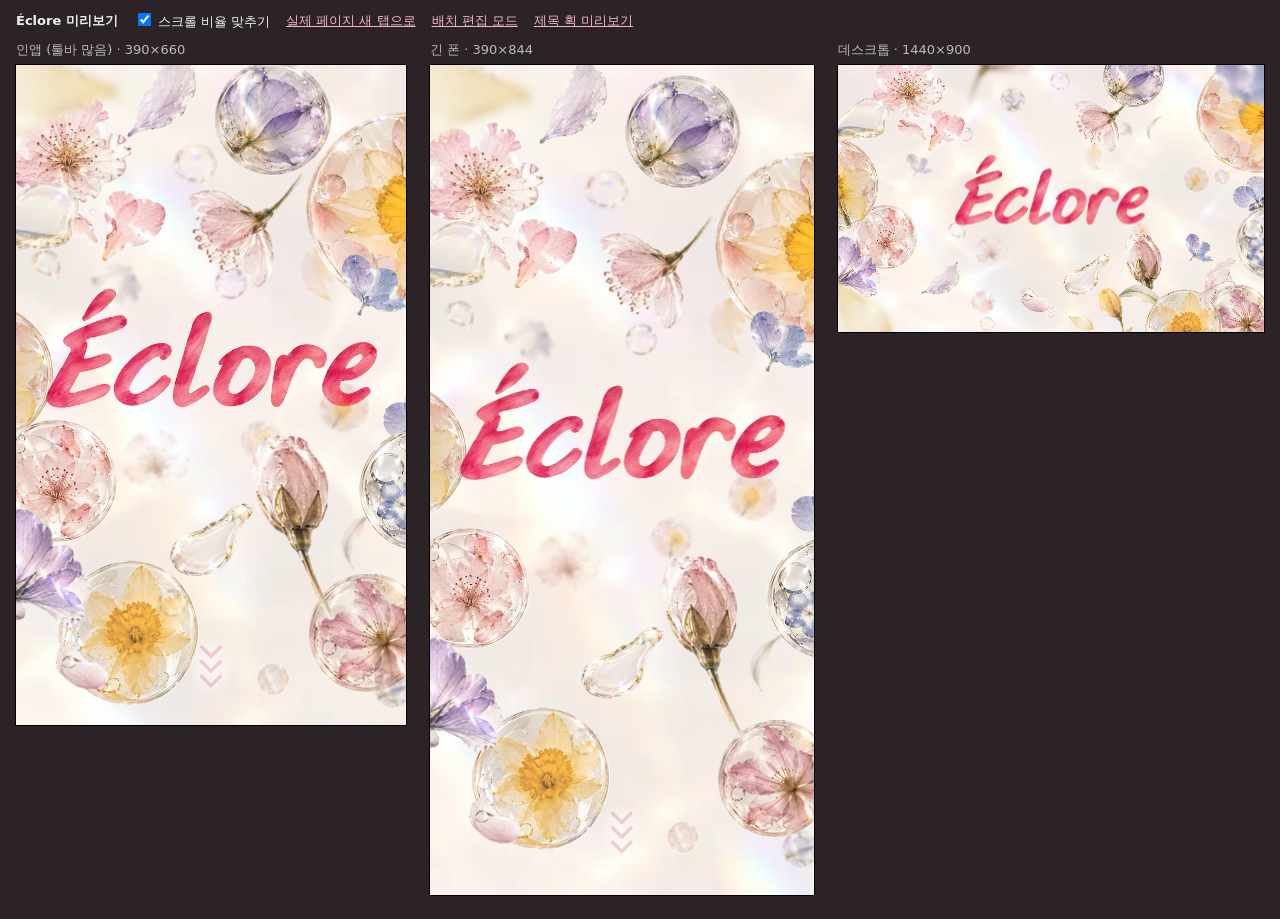
<file: frames.html>
<!doctype html><html lang="ko"><head><meta charset="utf-8"><title>Éclore 미리보기 프레임</title>
<meta name="robots" content="noindex, nofollow">
<style>
body{margin:0;background:#2b2326;color:#eee;font:13px/1.4 system-ui,sans-serif}
header{display:flex;gap:16px;align-items:center;padding:10px 16px}
header a{color:#f3b6c4}
label{cursor:pointer}
main{display:flex;gap:24px;align-items:flex-start;padding:0 16px 24px;overflow-x:auto}
figure{margin:0;flex:none}
figcaption{margin-bottom:6px;color:#bbb}
.box{overflow:hidden;background:#fff;box-shadow:0 0 0 1px #000}
iframe{border:0;transform-origin:0 0;display:block}
</style></head><body>
<header><b>Éclore 미리보기</b>
<label><input type="checkbox" id="sync" checked> 스크롤 비율 맞추기</label>
<a href="./" target="_blank">실제 페이지 새 탭으로</a>
<a id="edl" href="?edit">배치 편집 모드</a>
<a href="./strokes.html" target="_blank">제목 획 미리보기</a></header>
<main id="m"></main>
<script>
// 인앱: 카톡·인스타처럼 위아래 툴바가 다 보여 세로가 짧은 폰 (390×844 화면에서 상태바·앱 바·하단 툴바를 뺀 높이)
const VPS = [[390, 660, '인앱 (툴바 많음)'], [390, 844, '긴 폰'], [1440, 900, '데스크톱']];
const m = document.getElementById('m');
if (location.search.includes('edit')) { const a = document.getElementById('edl'); a.textContent = '편집 끄기'; a.href = '?'; }
const frames = VPS.map(([w, h, name]) => {
  const f = document.createElement('figure');
  f.innerHTML = `<figcaption>${name} · ${w}×${h}</figcaption><div class="box"><iframe src="./${location.search}" width="${w}" height="${h}"></iframe></div>`;
  m.append(f);
  return {w, h, box: f.querySelector('.box'), ifr: f.querySelector('iframe')};
});
function fit() {
  const avail = innerHeight - 70;
  const phones = frames.filter(f => f.w < 1000);
  const used = phones.reduce((a, f) => a + f.w * Math.min(1, avail / f.h) + 24, 32);
  for (const f of frames) {
    const s = f.w < 1000 ? Math.min(1, avail / f.h) : Math.min(1, avail / f.h, (innerWidth - used) / f.w);
    f.ifr.style.transform = `scale(${s})`;
    f.box.style.width = f.w * s + 'px';
    f.box.style.height = f.h * s + 'px';
  }
}
addEventListener('resize', fit); fit();
let syncing = false;
for (const f of frames) f.ifr.addEventListener('load', () => {
  f.ifr.contentWindow.addEventListener('scroll', () => {
    if (syncing || !document.getElementById('sync').checked) return;
    const d = f.ifr.contentDocument.documentElement, r = f.ifr.contentWindow.scrollY / Math.max(1, d.scrollHeight - f.h);
    syncing = true;
    for (const g of frames) if (g !== f) {
      const e = g.ifr.contentDocument.documentElement;
      g.ifr.contentWindow.scrollTo({top: r * (e.scrollHeight - g.h), behavior: 'instant'});
    }
    requestAnimationFrame(() => syncing = false);
  });
});
</script></body></html>
</file>
<file: css/site.css>
@font-face{font-family:"MaruBuri";src:url("../fonts/MaruBuri-ExtraLight.6883f3f7.woff2") format("woff2");font-weight:200;font-style:normal;font-display:swap}
@font-face{font-family:"MaruBuri";src:url("../fonts/MaruBuri-Light.557045c2.woff2") format("woff2");font-weight:300;font-style:normal;font-display:swap}
@font-face{font-family:"MaruBuri";src:url("../fonts/MaruBuri-Regular.4ba055a8.woff2") format("woff2");font-weight:400;font-style:normal;font-display:swap}
@font-face{font-family:"MaruBuri";src:url("../fonts/MaruBuri-SemiBold.dad21cf8.woff2") format("woff2");font-weight:600;font-style:normal;font-display:swap}
:root {
  --bg: #F8F1EB;
  --ink: #4A2D31;
  --ink-soft: #70565D;
  --ink-deep: #512C3B;
  --rose: #B72C50;
  --pink: #E86580;          
  --veil: rgba(255, 255, 255, .38);
  --line: rgba(74, 45, 49, .14);
  --font: "MaruBuri", "AppleMyungjo", "Noto Serif KR", serif;
  --fs-xs: .8125rem;
  --fs-s: .9375rem;
  --fs-m: 1.0625rem;
  --fs-l: 1.25rem;
  --fs-xl: clamp(1.5rem, 1.2rem + 1.2vw, 1.875rem);
  --lh: 1.75;
  --measure: 34em;          
  --gutter: clamp(20px, 6vw, 48px);
  --sec-gap: clamp(88px, 14vw, 144px);
  --radius: 6px;
  --svh: 1vh;
  --lvh: 1vh;
  --z-scene: 0;
  --z-content: 1;
  --z-sticky: 10;
}
@supports (height: 1svh) {
  :root {
    --svh: 1svh;
    --lvh: 1lvh;
  }
}
:root {
  --vhl: var(--svh);
}
*, *::before, *::after { box-sizing: border-box; }
html {
  -webkit-text-size-adjust: 100%;
  text-size-adjust: 100%;
  font-synthesis: none;
  scroll-behavior: smooth;
}
body, h1, h2, h3, h4, p, ol, ul, dl, dd, figure, blockquote { margin: 0; }
ol, ul { padding: 0; list-style: none; }
h1, h2, h3, h4, h5, h6, b, strong, th, dt, legend, summary {
  font-size: inherit;
  font-weight: inherit;
}
body {
  min-height: 100vh;
  background: var(--bg);
  color: var(--ink);
  font-family: var(--font);
  font-weight: 300;
  font-size: var(--fs-m);
  line-height: var(--lh);
  word-break: keep-all;
  overflow-wrap: break-word;
  -webkit-font-smoothing: antialiased;
}
img, svg, picture { display: block; max-width: 100%; }
img { height: auto; }
a { color: inherit; }
.w-xl { font-weight: 200; }
.w-r { font-weight: 400; }
.w-sb { font-weight: 600; }
.page {
  position: relative;
  overflow-x: hidden;
  overflow-x: clip;
}
.veil {
  background: var(--veil);
  border-radius: var(--radius);
  padding: 20px 22px;
}
.btn-book {
  display: inline-flex;
  align-items: center;
  justify-content: center;
  min-height: 52px;
  padding: 0 2em;
  border-radius: 999px;
  background: var(--rose);
  color: #fff;
  font-size: var(--fs-m);
  letter-spacing: .04em;
  text-decoration: none;
}
.btn-book:focus-visible,
.btn-ghost:focus-visible,
a:focus-visible,
summary:focus-visible {
  outline: 2px solid var(--rose);
  outline-offset: 3px;
}
.btn-ghost {
  display: inline-flex;
  align-items: center;
  min-height: 48px;
  padding: 0 1.6em;
  border: 1px solid var(--rose);
  border-radius: 999px;
  color: var(--rose);
  text-decoration: none;
}
.todo {
  display: inline;
  padding: 0 .3em;
  border: 1px dashed var(--rose);
  border-radius: 3px;
  background: rgba(232, 101, 128, .12);
  color: var(--rose);
  font-size: .875em;
}
[data-hide-todo] .todo { padding: 0; border: 0; background: none; color: inherit; font-size: inherit; }
[data-hide-todo] .is-todo { outline: none; }
[data-hide-todo] .is-todo::after { content: none; }
.is-todo { position: relative; outline: 2px dashed var(--pink); outline-offset: 3px; }
.is-todo::after {
  content: "TODO";
  position: absolute;
  top: -.9em;
  right: -.4em;
  padding: 0 .35em;
  border-radius: 3px;
  background: var(--pink);
  color: #fff;
  font-size: 10px;
  line-height: 1.6;
  letter-spacing: .05em;
}
.visually-hidden {
  position: absolute !important;
  width: 1px; height: 1px;
  margin: -1px; padding: 0;
  overflow: hidden;
  clip: rect(0 0 0 0);
  white-space: nowrap;
  border: 0;
}
.bg {
  position: fixed;
  inset: 0 0 auto 0;
  height: max(calc(100 * var(--lvh)), calc(135 * var(--vhl)));
  z-index: -1;
  pointer-events: none;
}
.bg img {
  width: 100%;
  height: 100%;
  object-fit: cover;
}
.scene {
  position: absolute;
  inset: 0;
  z-index: var(--z-scene);
  pointer-events: none;
  overflow: hidden;
  overflow-x: clip;
  overflow-y: visible;
}
.scene--near { z-index: 40; }   
.obj {
  --x: var(--mx); --y: var(--my); --w: var(--mw); --r: var(--mr);
  position: absolute;
  left: calc(var(--x) * 1vw);
  top: calc(var(--y) * var(--vhl));
  width: calc(var(--w) * 1vw);
  z-index: var(--z);
  opacity: var(--o);
  transform: translate(-50%, -50%) rotate(calc(var(--r) * 1deg));
}
.obj img { width: 100%; }
.obj--d-only { display: none; }
@media (min-aspect-ratio: 4/5) {
  .obj {
    --x: var(--dx); --y: var(--dy); --w: var(--dw); --r: var(--dr);
    width: calc(var(--w) * min(1vw, 1.6 * var(--vhl)));
  }
  .obj--d-only { display: block; }
  .obj--m-only { display: none; }
}
.hero {
  position: relative;
  height: calc(100 * var(--vhl));
  min-height: 520px;
}
.hero__title {
  position: absolute;
  left: 50%;
  top: 43%;   
  z-index: 30;
  width: min(86vw, 560px);
  transform: translate(-50%, -50%);
}
.hero__title img { width: 100%; }
.intro-wait .hero__title img,
.intro-wait .hero .obj img,
.intro-wait .hero__scroll {
  opacity: 0;
  animation: intro-failsafe .4s ease 4s forwards;
}
@keyframes intro-failsafe { to { opacity: 1; } }
.intro-run .hero__title img,
.intro-run .hero .obj img,
.intro-run .hero__scroll { opacity: 0; }
.intro-run .hero__title .title-write { display: block; }
.hero__title .title-write {
  position: absolute;
  inset: 0;
  width: 100%;
  height: 100%;
  display: none;
  pointer-events: none;
}
.hero__scroll {
  position: absolute;
  left: 50%;
  bottom: calc(env(safe-area-inset-bottom, 0px) + max(16px, 3 * var(--vhl)));   
  z-index: 30;
  display: grid;
  place-items: center;
  width: 64px;
  height: 76px;
  margin-left: -32px;
  color: var(--rose);
}
.hero__scroll::before {
  content: "";
  position: absolute;
  inset: 4px 8px;
  border-radius: 50%;
  background: radial-gradient(closest-side, rgba(255, 255, 255, .7), rgba(255, 255, 255, 0));
}
.hero__chevs { position: relative; display: block; width: 32px; height: 54px; }
.hero__chevs svg { position: absolute; inset: 0; width: 100%; height: 100%; overflow: visible;
  opacity: .2; animation: hint-flow 1.8s ease-in-out infinite; }
.hero__chevs svg:nth-child(2) { animation-delay: .2s; }
.hero__chevs svg:nth-child(3) { animation-delay: .4s; }
@keyframes hint-flow {
  0%, 70%, 100% { opacity: .2; }
  30% { opacity: 1; }
}
@media (prefers-reduced-motion: reduce) {
  .hero__chevs svg { animation: none; opacity: .35; }
  .hero__chevs svg:nth-child(2) { opacity: .65; }
  .hero__chevs svg:nth-child(3) { opacity: 1; }
}
@media (min-aspect-ratio: 4/5) {
  .hero__title {
    top: 47%;
    width: min(46vw, 74 * var(--vhl));
  }
}
.info,
.sec,
.closing,
.footer {
  position: relative;
}
.info > :not(.scene),
.sec > :not(.scene),
.closing > :not(.scene) {
  position: relative;
  z-index: var(--z-content);
}
.info {
  display: flex;
  flex-direction: column;
  align-items: center;
  gap: 14px;
  padding: 72px var(--gutter) 24px;
  text-align: center;
}
.info p,
.closing p { text-wrap: balance; }
.info__ko img { width: 168px; }
.info__definition {
  color: var(--rose);
  font-size: var(--fs-m);
}
.info__presenter {
  margin-top: 18px;
  color: var(--ink-deep);
  font-size: var(--fs-s);
  letter-spacing: .02em;
}
.info__when {
  color: var(--ink-soft);
  font-size: var(--fs-l);
  line-height: 1.6;
}
.info .btn-book { margin-top: 18px; }
.info__headline {
  margin-top: 18px;
  color: var(--rose);
  font-size: var(--fs-l);
}
.info__note {
  color: var(--ink-soft);
  font-size: var(--fs-s);
}
.sec {
  max-width: calc(var(--measure) + 2 * var(--gutter));
  margin: 0 auto;
  padding: var(--sec-gap) var(--gutter) 0;
}
.sec > .scene { left: 50%; width: 100vw; margin-left: -50vw; }
.sec h2 {
  margin-bottom: 28px;
  color: var(--ink-deep);
  font-size: var(--fs-xl);
  line-height: 1.4;
}
.sec p + p { margin-top: 1em; }
.concept { margin-bottom: 40px; }
.program {
  counter-reset: prog;
  display: grid;
  gap: 24px;
}
.program li {
  counter-increment: prog;
  display: grid;
  grid-template-columns: 2em 1fr;
  column-gap: 8px;
}
.program li::before {
  content: counter(prog);
  grid-row: span 3;
  color: var(--ink-soft);
  font-size: var(--fs-s);
  line-height: 1.9;
}
.program__title { font-size: var(--fs-l); line-height: 1.5; }
.program p + p { margin-top: 0; }
.program__composer { color: var(--ink-soft); font-size: var(--fs-s); }
.program__note { margin-top: 4px; font-size: var(--fs-s); }
.running { margin-top: 36px; color: var(--ink-soft); }
.running .w-sb { margin-right: .6em; color: var(--ink); }
.fiat__head { display: flex; align-items: center; gap: 16px; }
.fiat__logo { flex: none; width: 88px; }
.fiat__motto { color: var(--rose); font-size: var(--fs-l); line-height: 1.5; }
.fiat__intro { margin-top: .3em; }
@media (min-aspect-ratio: 4/5) {
  .fiat__head { gap: 22px; }
  .fiat__logo { width: 108px; }
}
.fiat__activities { display: grid; gap: 2px; margin-top: 14px; font-size: var(--fs-s); color: var(--ink-soft); }
.fiat__activities li::before { content: "·"; margin-right: .5em; color: var(--rose); }
.roster {
  display: grid;
  gap: 10px;
  margin-top: 32px;
  font-size: var(--fs-s);
}
.roster > div {
  display: grid;
  grid-template-columns: 4.6em 1fr;
  column-gap: 12px;
}
.roster dt { color: var(--ink-deep); }
.names { display: flex; flex-wrap: wrap; column-gap: .7em; }
.link-insta {
  display: inline-flex;
  align-items: center;
  min-height: 44px;
  margin-top: 20px;
  color: var(--rose);
  text-underline-offset: .25em;
}
.past__media {
  display: grid;
  place-items: center;
  aspect-ratio: 16 / 9;
  margin-bottom: 28px;
  padding: 16px;
  border-radius: var(--radius);
  background: var(--veil);
  text-align: center;
}
.history { display: grid; gap: 6px; }
.posters {
  display: grid;
  grid-template-columns: repeat(2, 1fr);
  gap: 22px 14px;
}
.posters figure { margin: 0; }
.posters img {
  width: 100%;
  aspect-ratio: 4 / 5;
  object-fit: contain;
  object-position: center bottom;
  border-radius: 3px;
}
.posters figcaption {
  margin-top: 8px;
  color: var(--ink-soft);
  font-size: var(--fs-xs);
  line-height: 1.55;
  text-align: center;
}
.posters figcaption .w-sb { color: var(--ink); }
.posters__title { color: var(--ink); font-size: var(--fs-s); }
@media (min-aspect-ratio: 4/5) {
  .posters {
    grid-template-columns: repeat(4, 1fr);
    width: min(880px, calc(100vw - 2 * var(--gutter)));
    position: relative;
    left: 50%;
    transform: translateX(-50%);
    gap: 18px;
  }
}
.history .w-sb { margin-right: .6em; }
.event-terms {
  display: grid;
  gap: 8px;
  margin: 28px 0 16px;
  font-size: var(--fs-s);
}
.event-terms > div {
  display: grid;
  grid-template-columns: 5.2em 1fr;
  column-gap: 12px;
}
.event-terms dt { color: var(--ink-deep); }
.note { color: var(--ink-soft); font-size: var(--fs-s); }
.event-form { margin-top: 28px; }
.event-form summary { cursor: pointer; list-style: none; }
.event-form summary::-webkit-details-marker { display: none; }
.event-form[open] summary { display: none; }
.event-form form { display: grid; gap: 22px; }
.field { display: grid; gap: 8px; }
.field__label { color: var(--ink-deep); font-size: var(--fs-s); }
.field ::placeholder { color: var(--ink-soft); opacity: .6; }
.field input,
.field textarea {
  width: 100%;
  min-height: 48px;
  padding: 10px 12px;
  border: 1px solid rgba(74, 45, 49, .28);
  border-radius: var(--radius);
  background: rgba(255, 255, 255, .7);
  color: var(--ink);
  font: inherit;          
  line-height: 1.6;
}
.field textarea { resize: vertical; }
.field input:focus-visible,
.field textarea:focus-visible,
.consent input:focus-visible { outline: 2px solid var(--rose); outline-offset: 1px; }
.privacy { color: var(--ink-soft); font-size: var(--fs-xs); line-height: 1.65; }
.privacy dl { display: grid; gap: 2px; margin-bottom: 6px; }
.privacy dl > div { display: grid; grid-template-columns: 5.2em 1fr; column-gap: 10px; }
.privacy dt { color: var(--ink-deep); }
.consent { display: flex; align-items: center; gap: 10px; min-height: 44px; font-size: var(--fs-s); cursor: pointer; }
.consent input { flex: none; width: 20px; height: 20px; margin: 0; accent-color: var(--rose); }
.hp { position: absolute; left: -9999px; width: 1px; height: 1px; opacity: 0; }   
.event-form button { justify-self: center; border: 0; font-family: inherit; cursor: pointer; }
.event-form button:disabled { opacity: .55; cursor: default; }
.form-status { min-height: 1.75em; color: var(--rose); font-size: var(--fs-s); text-align: center; }
.form-status:empty { display: none; }
.event-form.is-done form > :not(.form-status) { display: none; }
.directions__venue { margin-bottom: 20px; color: var(--ink-soft); }
.map {
  display: block;
  width: calc(100% + 2 * var(--gutter));
  max-width: none;
  height: auto;
  margin: 0 calc(-1 * var(--gutter)) 28px;
}
@media (min-aspect-ratio: 4/5) {
  .map {
    position: relative;
    left: 50%;
    width: min(860px, calc(100vw - 2 * var(--gutter)));
    margin: 0 0 32px;
    transform: translateX(-50%);
    border-radius: var(--radius);
  }
}
.map text { font-family: var(--font); }
.map__land { fill: rgba(74, 45, 49, .05); }
.map__road path { fill: none; stroke: rgba(255, 255, 255, .9); stroke-width: 26; stroke-linecap: butt; stroke-linejoin: round; }
.map__road .map__road--s { stroke-width: 16; }
.map__way { fill: #9a8c8f; font-size: 18px; }
.map__bound { fill: rgba(255, 255, 255, .5); stroke: rgba(183, 44, 80, .32); stroke-width: 2.5; stroke-linejoin: round; }
.map__grounds rect { fill: rgba(74, 45, 49, .1); }
.map__dot { fill: var(--ink-soft); }
.map__place { fill: var(--ink-soft); font-size: 20px; paint-order: stroke; stroke: rgba(248, 241, 235, .85); stroke-width: 4px; stroke-linejoin: round; }
.map__campus circle { fill: var(--rose); }
.map__campus .map__campus-ring { fill: #fff; }
.map__campus text { fill: #fff; font-size: 20px; }
.map__flag { fill: none; stroke: #fff; stroke-width: 2.5; stroke-linejoin: round; }
.map__route path { stroke-width: 6; stroke-linecap: round; stroke-linejoin: round; }
.map__route .map__l2 { stroke: #39a952; }
.map__route .map__lg { stroke: #6ab39a; }
.map__route .map__l6 { stroke: #b8651f; }
.map__route .map__walk { stroke: var(--rose); stroke-width: 5; }
.map__gate rect { fill: #8f8486; stroke: #fff; stroke-width: 3; }
.map__gate text { fill: #fff; font-size: 20px; }
.map__venue rect { fill: var(--rose); }
.map__venue text { fill: var(--rose); font-size: 28px; paint-order: stroke; stroke: rgba(248, 241, 235, .9); stroke-width: 5px; stroke-linejoin: round; }
.map__venue .map__venue-sub { fill: var(--rose); font-size: 21px; }
.map__st { fill: #fff; stroke-width: 6; }
.map__st.map__l2 { stroke: #39a952; }
.map__st.map__lg { stroke: #6ab39a; }
.map__st.map__l6 { stroke: #b8651f; }
.map__no { fill: var(--ink); font-size: 22px; }
.map__no--s { font-size: 15px; letter-spacing: -.04em; }
.map__name { font-size: 28px; paint-order: stroke; stroke: rgba(248, 241, 235, .85); stroke-width: 5px; stroke-linejoin: round; }
.map__name.map__l2 { fill: #2b8a44; }
.map__name.map__lg { fill: #3d8a72; }
.map__name.map__l6 { fill: #a95c1e; }
@media (min-aspect-ratio: 4/5) {
  .map__place { font-size: 15px; }
  .map__way { font-size: 13px; }
  .map__name { font-size: 22px; }
  .map__venue text { font-size: 22px; }
  .map__venue .map__venue-sub { font-size: 16px; }
  .map__gate text { font-size: 17px; }
  .map__campus text { font-size: 17px; }
}
.routes { display: grid; gap: 12px; margin-bottom: 16px; }
.routes li { display: grid; grid-template-columns: 3.2em 1fr; column-gap: 12px; }
.routes__gate { color: var(--ink-deep); }
.routes__note { color: var(--rose); font-size: var(--fs-s); }
.map-links { display: flex; flex-wrap: wrap; gap: 10px; margin-top: 24px; }
.faq details { border-bottom: 1px solid var(--line); }
.faq details:first-of-type { border-top: 1px solid var(--line); }
.faq summary {
  display: flex;
  justify-content: space-between;
  align-items: center;
  gap: 16px;
  min-height: 56px;
  padding: 12px 0;
  cursor: pointer;
  list-style: none;
}
.faq summary::-webkit-details-marker { display: none; }
.faq summary::after {
  content: "+";
  flex: none;
  color: var(--rose);
  font-size: 1.25em;
  line-height: 1;
  transition: transform .2s;
}
.faq details[open] summary::after { transform: rotate(45deg); }
.faq__a { padding: 0 0 20px; color: var(--ink-soft); }
.closing {
  display: flex;
  flex-direction: column;
  align-items: center;
  gap: 20px;
  padding: calc(var(--sec-gap) * 1.2) var(--gutter) 72px;
  text-align: center;
}
.closing__when { color: var(--ink-soft); }
.contact { color: var(--ink-soft); font-size: var(--fs-s); }
.contact .w-sb { margin-right: .5em; color: var(--ink); }
.footer {
  display: flex;
  flex-direction: column;
  align-items: center;
  gap: 12px;
  padding: 32px var(--gutter) calc(40px + env(safe-area-inset-bottom, 0px));
  color: var(--ink-soft);
  font-size: var(--fs-xs);
  text-align: center;
}
.footer__presenter { color: var(--ink-deep); line-height: 1.6; }
@media (min-aspect-ratio: 4/5) {
  .footer { flex-direction: row; justify-content: center; gap: 0; }
  .footer__presenter { padding-right: 24px; text-align: right; }
  .footer__presenter + .footer__host { padding-left: 24px; border-left: 1px solid var(--line); min-height: 44px; }
}
.footer__host {
  display: flex;
  flex-wrap: wrap;
  justify-content: center;
  align-items: center;
  gap: 8px 14px;
}
.footer__host img { width: 120px; }
.sticky-cta {
  position: fixed;
  top: calc(env(safe-area-inset-top, 0px) + 8px);
  right: calc(env(safe-area-inset-right, 0px) + 12px);
  z-index: var(--z-sticky);
  opacity: 0;
  visibility: hidden;
  transform: translateY(-6px);
  transition: opacity .25s ease, transform .25s ease, visibility 0s linear .25s;
}
.sticky-cta[data-state="shown"] {
  opacity: 1;
  visibility: visible;
  transform: none;
  transition: opacity .25s ease, transform .25s ease, visibility 0s;
}
.sticky-cta .btn-book {
  position: relative;
  isolation: isolate;
  min-width: 34vw;
  min-height: 48px;
  padding: 0 1.2em;
  background: none;
  font-size: var(--fs-s);
  letter-spacing: .03em;
}
.sticky-cta .btn-book::before {
  content: "";
  position: absolute;
  inset: 4px 0;
  z-index: -1;
  border-radius: 999px;
  background: var(--rose);
}
.sticky-cta .btn-book.is-todo { outline-offset: -1px; }
@media (min-aspect-ratio: 4/5) {
  .sticky-cta .btn-book { min-width: 152px; }
}
@media (prefers-reduced-motion: reduce) {
  .sticky-cta,
  .sticky-cta[data-state="shown"] { transform: none; transition: none; }
}
</file>
